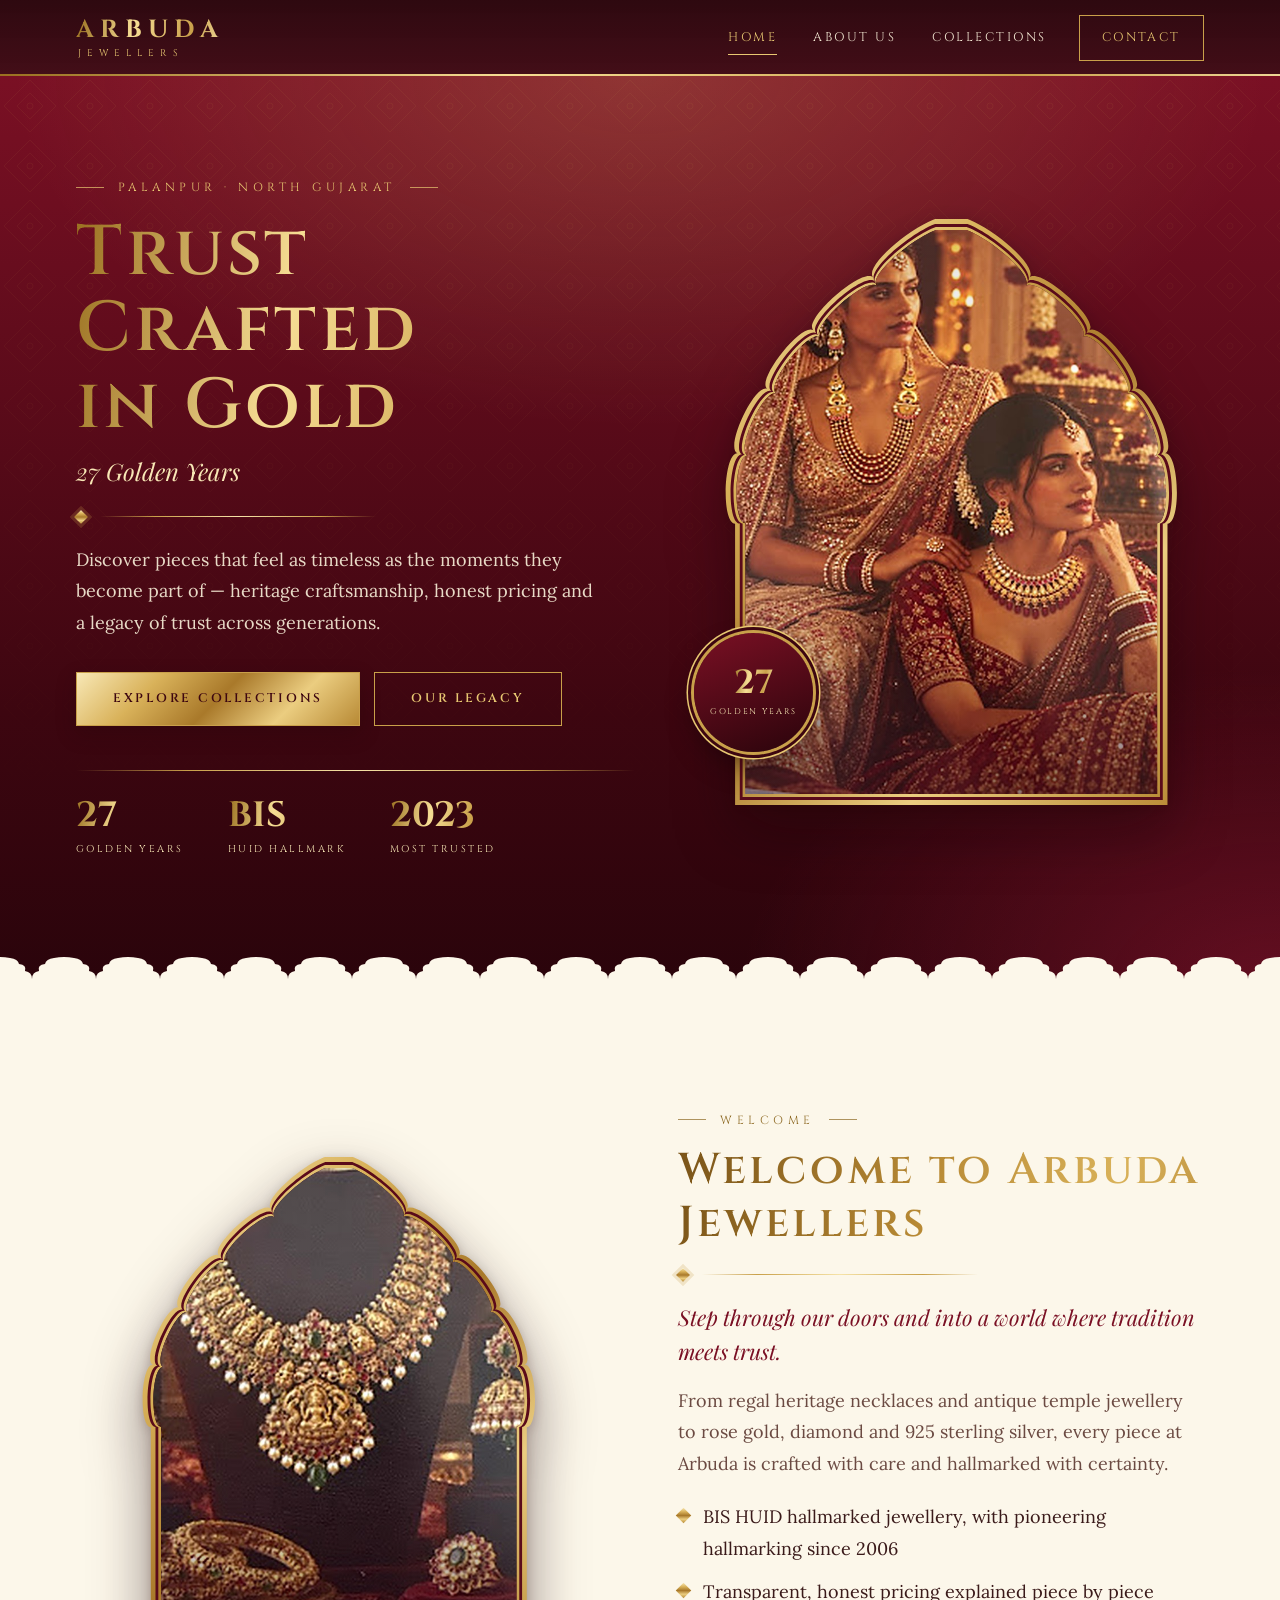
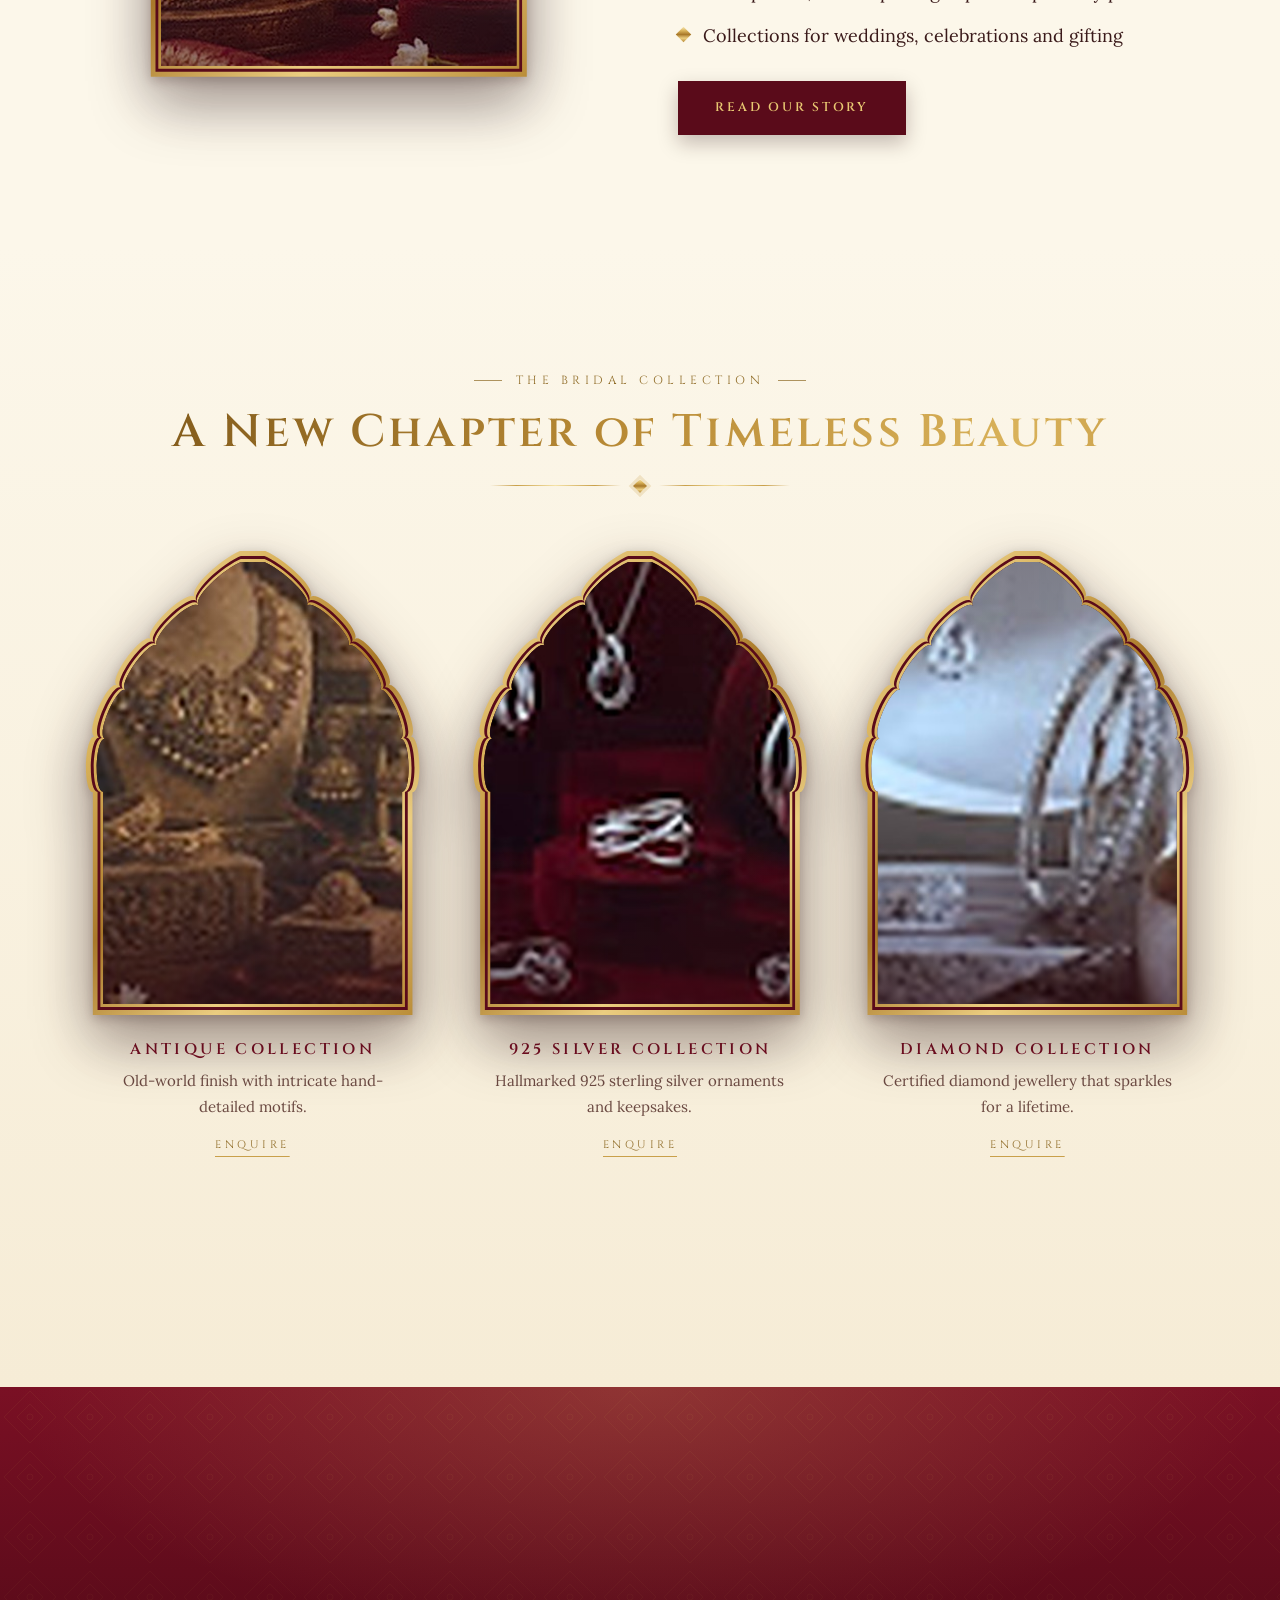
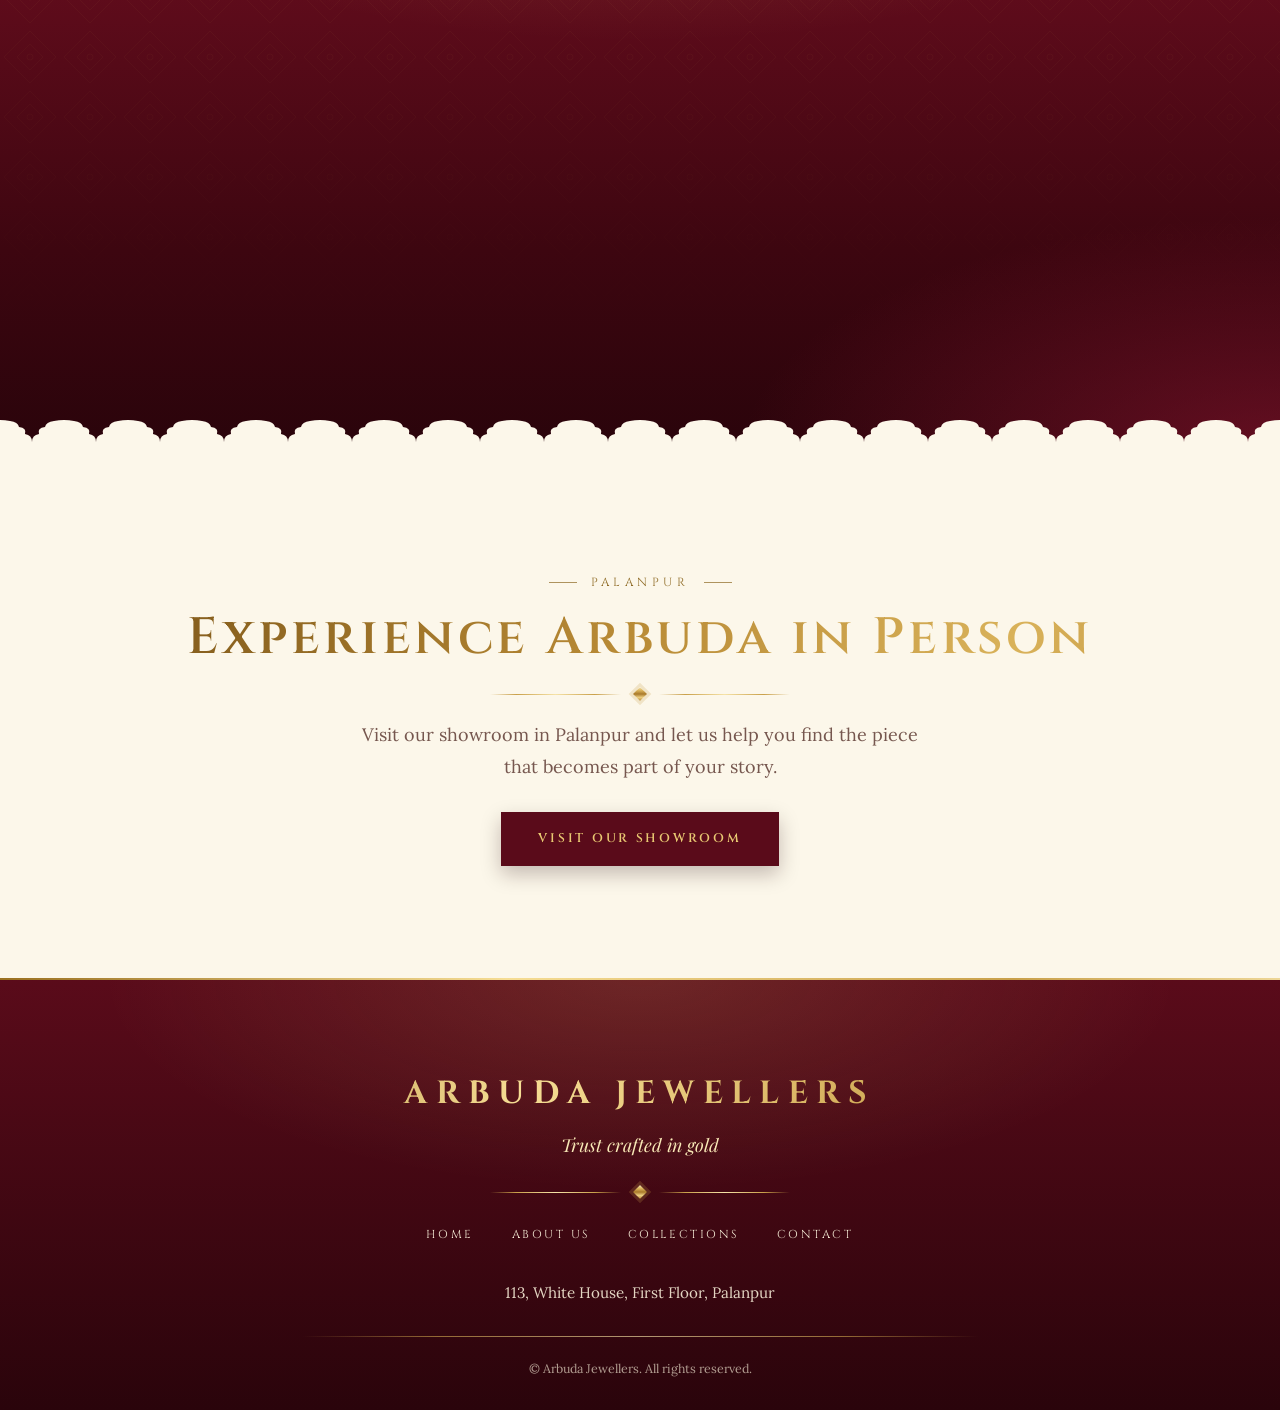
<file: index.html>
<!DOCTYPE html>
<html lang="en" class="no-js">
<head>
<meta charset="UTF-8">
<meta name="viewport" content="width=device-width, initial-scale=1, viewport-fit=cover">
<title>Arbuda Jewellers — Trust Crafted in Gold | Palanpur</title>
<meta name="description" content="Arbuda Jewellers, Palanpur — 27 golden years of trust crafted in gold. BIS HUID hallmarked heritage, antique, diamond and silver jewellery.">
<meta name="theme-color" content="#3d0610">
<link rel="preconnect" href="https://fonts.googleapis.com">
<link rel="preconnect" href="https://fonts.gstatic.com" crossorigin>
<link href="https://fonts.googleapis.com/css2?family=Cinzel:wght@500;600;700&family=Lora:ital,wght@0,400;0,500;1,400&family=Noto+Serif+Gujarati:wght@400;600&family=Playfair+Display:ital,wght@0,500;1,400;1,500&display=swap" rel="stylesheet">
<link rel="stylesheet" href="styles.css">
</head>
<body>
<!-- Palace arch silhouette: multi-lobed, scales to any element -->
<svg width="0" height="0" style="position:absolute" aria-hidden="true" focusable="false">
  <defs><clipPath id="arch" clipPathUnits="objectBoundingBox"><path d="M0,1 L0.0300,1 L0.0300,0.5200 C-0.0004,0.5193 0.0046,0.3993 0.0350,0.4000 C0.0071,0.3907 0.0721,0.2807 0.1000,0.2900 C0.0747,0.2757 0.1747,0.1757 0.2000,0.1900 C0.1772,0.1715 0.3072,0.0815 0.3300,0.1000 C0.3047,0.0758 0.4747,-0.0242 0.5000,0.0000 C0.5253,-0.0242 0.6953,0.0758 0.6700,0.1000 C0.6928,0.0815 0.8228,0.1715 0.8000,0.1900 C0.8253,0.1757 0.9253,0.2757 0.9000,0.2900 C0.9279,0.2807 0.9929,0.3907 0.9650,0.4000 C0.9954,0.3993 1.0004,0.5193 0.9700,0.5200 L0.9700,1 L1,1 Z"/></clipPath></defs>
</svg>
<header class="site-header">
  <div class="wrap nav">
    <a href="index.html" class="brand" aria-label="Arbuda Jewellers — home">
      <span class="name gold-text">ARBUDA</span><span class="sub">JEWELLERS</span>
    </a>
    <button class="toggle" aria-label="Toggle menu" aria-expanded="false" aria-controls="menu"><span></span><span></span><span></span></button>
    <ul class="menu" id="menu"><li><a href="index.html" class="active">Home</a></li><li><a href="about.html">About Us</a></li><li><a href="collections.html">Collections</a></li><li><a href="contact.html" class="cta">Contact</a></li></ul>
  </div>
</header>
<main>

<section class="hero maroon-bg on-dark jaali scallop-b">
  <div class="wrap hero-grid">
    <div class="hero-copy reveal">
      <div class="eyebrow">Palanpur · North Gujarat</div>
      <h1 class="gold-text">Trust Crafted<br>in Gold</h1>
      <p class="tag">27 Golden Years</p>
      <div class="orn left"><i></i></div>
      <p class="body">Discover pieces that feel as timeless as the moments they become part of — heritage craftsmanship, honest pricing and a legacy of trust across generations.</p>
      <div class="btns"><a href="collections.html" class="btn">Explore Collections</a><a href="about.html" class="btn ghost">Our Legacy</a></div>
      <div class="hero-stats">
        <div class="stat"><b class="gold-text">27</b><span>Golden Years</span></div>
        <div class="stat"><b class="gold-text">BIS</b><span>HUID Hallmark</span></div>
        <div class="stat"><b class="gold-text">2023</b><span>Most Trusted</span></div>
      </div>
    </div>
    <div class="hero-art reveal" style="--d:.15s">
      <div class="arch-wrap" style="--ar:4/5.1"><div class="arch"><div class="arch-in vignette"><img src="images/bridal-models.jpg" alt="Two brides in maroon and gold bridal wear adorned with Arbuda necklaces, bangles and earrings" width="930" height="1104" fetchpriority="high" decoding="async" style="object-position:50% 30%"></div></div></div>
      <div class="badge" aria-hidden="true"><b class="gold-text">27</b><span>GOLDEN YEARS</span></div>
    </div>
  </div>
</section>

<section class="ivory-bg">
  <div class="wrap split">
    <div class="art reveal"><div class="arch-wrap" style="--ar:3/3.9"><div class="arch"><div class="arch-in vignette"><img src="images/heritage.jpg" alt="Gold heritage necklace with pearls, matching jhumkas, bangles and a ring" width="708" height="870" loading="lazy" decoding="async" style="object-position:50% 40%"></div></div></div></div>
    <div class="copy reveal" style="--d:.1s">
      <div class="eyebrow">Welcome</div>
      <h2 class="gold-text">Welcome to Arbuda Jewellers</h2>
      <div class="orn left"><i></i></div>
      <p class="lead">Step through our doors and into a world where tradition meets trust.</p>
      <p>From regal heritage necklaces and antique temple jewellery to rose gold, diamond and 925 sterling silver, every piece at Arbuda is crafted with care and hallmarked with certainty.</p>
      <ul class="check">
        <li>BIS HUID hallmarked jewellery, with pioneering hallmarking since 2006</li>
        <li>Transparent, honest pricing explained piece by piece</li>
        <li>Collections for weddings, celebrations and gifting</li>
      </ul>
      <a href="about.html" class="btn dark">Read Our Story</a>
    </div>
  </div>
</section>

<section class="cream-bg">
  <div class="wrap">
    <div class="sec-head reveal">
      <div class="eyebrow">The Bridal Collection</div>
      <h2 class="gold-text">A New Chapter of Timeless Beauty</h2>
      <div class="orn"><i></i></div>
    </div>
    <div class="col-grid">
      <article class="col reveal" style="--d:0s">
  <div class="arch-wrap"><div class="arch"><div class="arch-in vignette"><img src="images/antique.jpg" alt="Antique finish gold necklace and temple jewellery on display" width="380" height="450" loading="lazy" decoding="async"></div></div></div>
  <h3>Antique Collection</h3><p>Old-world finish with intricate hand-detailed motifs.</p><a class="more" href="contact.html">Enquire</a>
</article><article class="col reveal" style="--d:0.12s">
  <div class="arch-wrap"><div class="arch"><div class="arch-in vignette"><img src="images/silver-925.jpg" alt="Sterling silver pendant, rings and earrings on red velvet" width="360" height="624" loading="lazy" decoding="async"></div></div></div>
  <h3>925 Silver Collection</h3><p>Hallmarked 925 sterling silver ornaments and keepsakes.</p><a class="more" href="contact.html">Enquire</a>
</article><article class="col reveal" style="--d:0.24s">
  <div class="arch-wrap"><div class="arch"><div class="arch-in vignette"><img src="images/diamond.jpg" alt="Diamond pendant and diamond-set bangles" width="312" height="552" loading="lazy" decoding="async"></div></div></div>
  <h3>Diamond Collection</h3><p>Certified diamond jewellery that sparkles for a lifetime.</p><a class="more" href="contact.html">Enquire</a>
</article>
    </div>
    <div class="reveal" style="text-align:center;margin-top:clamp(44px,6vw,64px)"><a href="collections.html" class="btn">View All Collections</a></div>
  </div>
</section>

<section class="maroon-bg on-dark jaali scallop-b">
  <div class="wrap">
    <div class="sec-head reveal">
      <div class="eyebrow">Why Arbuda</div>
      <h2 class="gold-text">Trust, Certified</h2>
      <div class="orn"><i></i></div>
    </div>
    <div class="pillars">
      <div class="pillar reveal"><div class="num gold-text">27</div><h3>GOLDEN YEARS</h3><p>A legacy of craftsmanship passed down and renewed across generations.</p></div>
      <div class="pillar reveal" style="--d:.1s"><div class="num gold-text">BIS</div><h3>HUID HALLMARKED</h3><p>Pioneers of government-recognised hallmarking in North Gujarat since 2006.</p></div>
      <div class="pillar reveal" style="--d:.2s"><div class="num gold-text">2023</div><h3>MOST TRUSTED</h3><p>Divya Bhaskar Eminence Award — Most Trusted and Popular Jewellers in North Gujarat.</p></div>
    </div>
  </div>
</section>
<section class="ivory-bg band">
  <div class="wrap reveal">
    <div class="eyebrow">Palanpur</div>
    <h2 class="gold-text">Experience Arbuda in Person</h2>
    <div class="orn"><i></i></div>
    <p style="color:var(--muted)">Visit our showroom in Palanpur and let us help you find the piece that becomes part of your story.</p>
    <a href="contact.html" class="btn dark">Visit Our Showroom</a>
  </div>
</section>
</main>
<footer class="site-footer">
  <div class="wrap">
    <div class="brand-f gold-text">ARBUDA JEWELLERS</div>
    <div class="tag">Trust crafted in gold</div>
    <div class="orn"><i></i></div>
    <ul class="foot-links">
      <li><a href="index.html">Home</a></li><li><a href="about.html">About Us</a></li>
      <li><a href="collections.html">Collections</a></li><li><a href="contact.html">Contact</a></li>
    </ul>
    <p class="foot-addr">113, White House, First Floor, Palanpur</p>
    <p class="legal">&copy; Arbuda Jewellers. All rights reserved.</p>
  </div>
</footer>
<script src="script.js"></script>
</body>
</html>
</file>
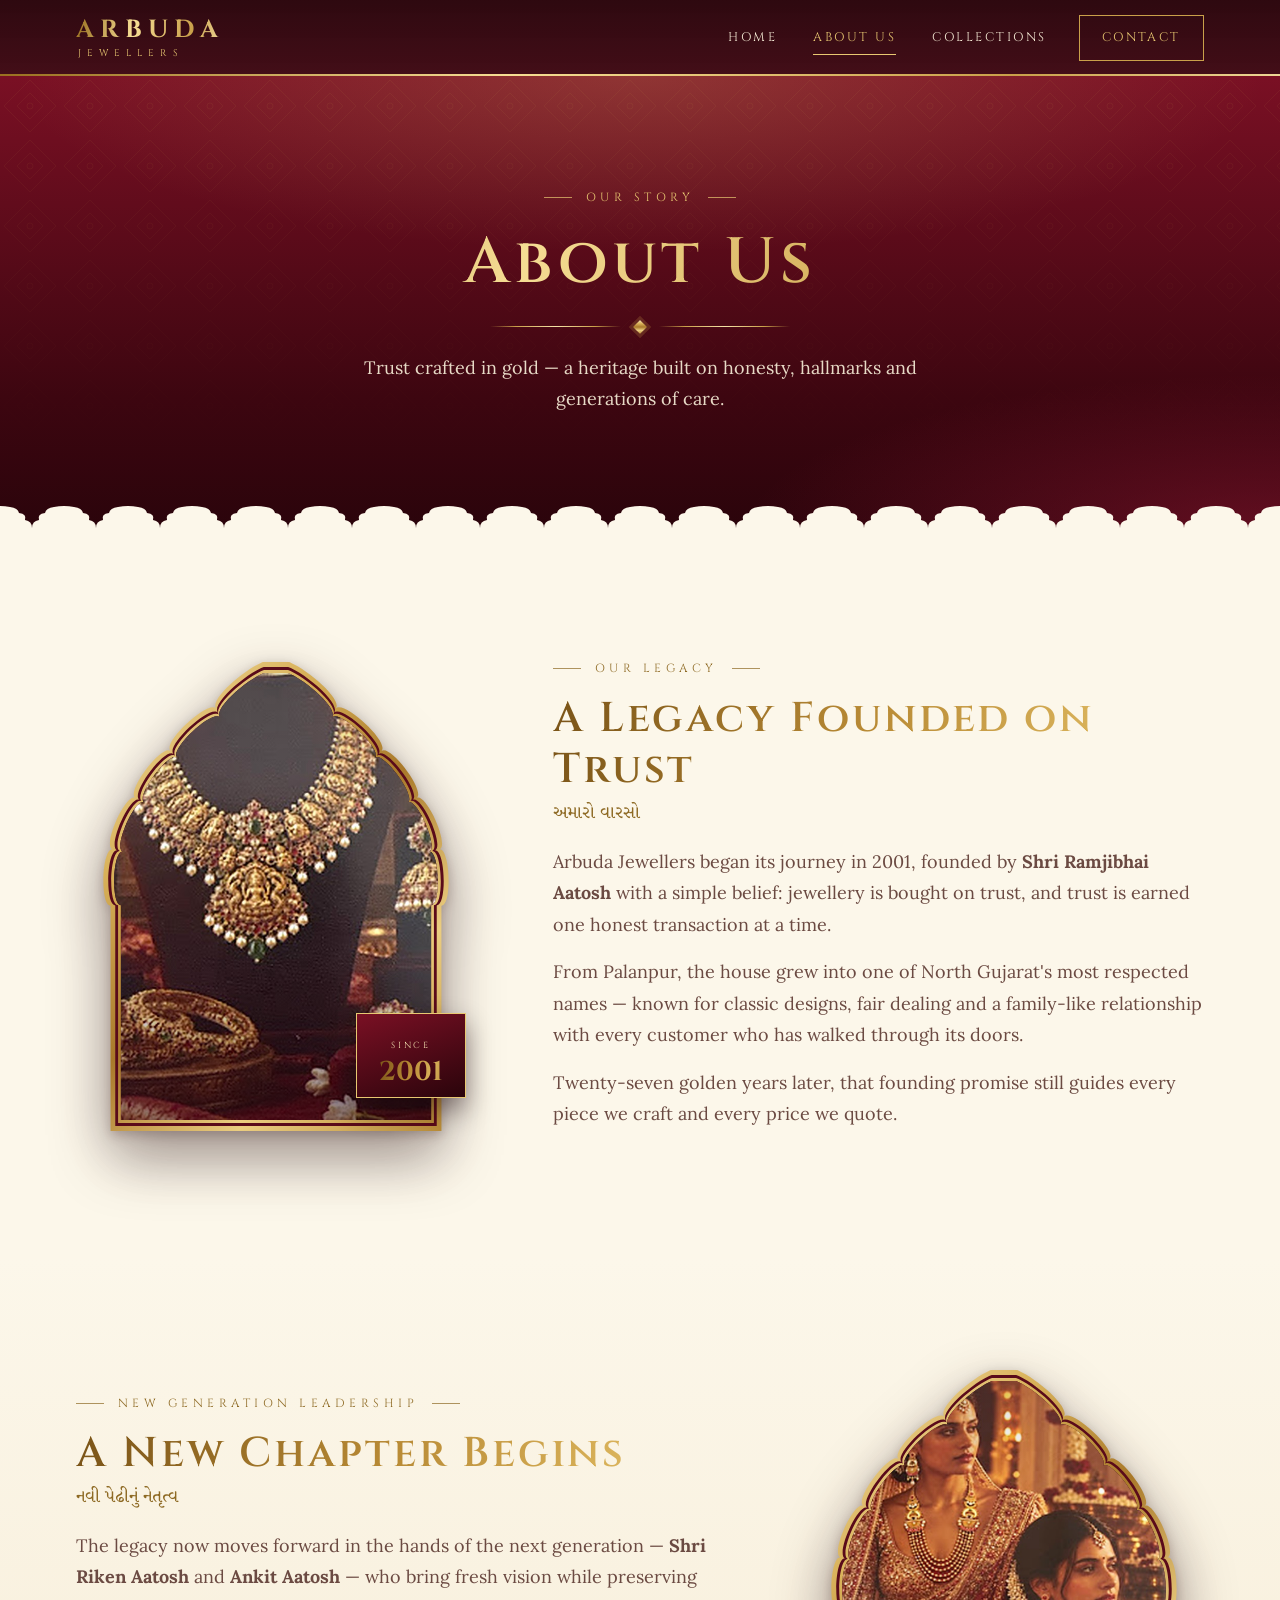
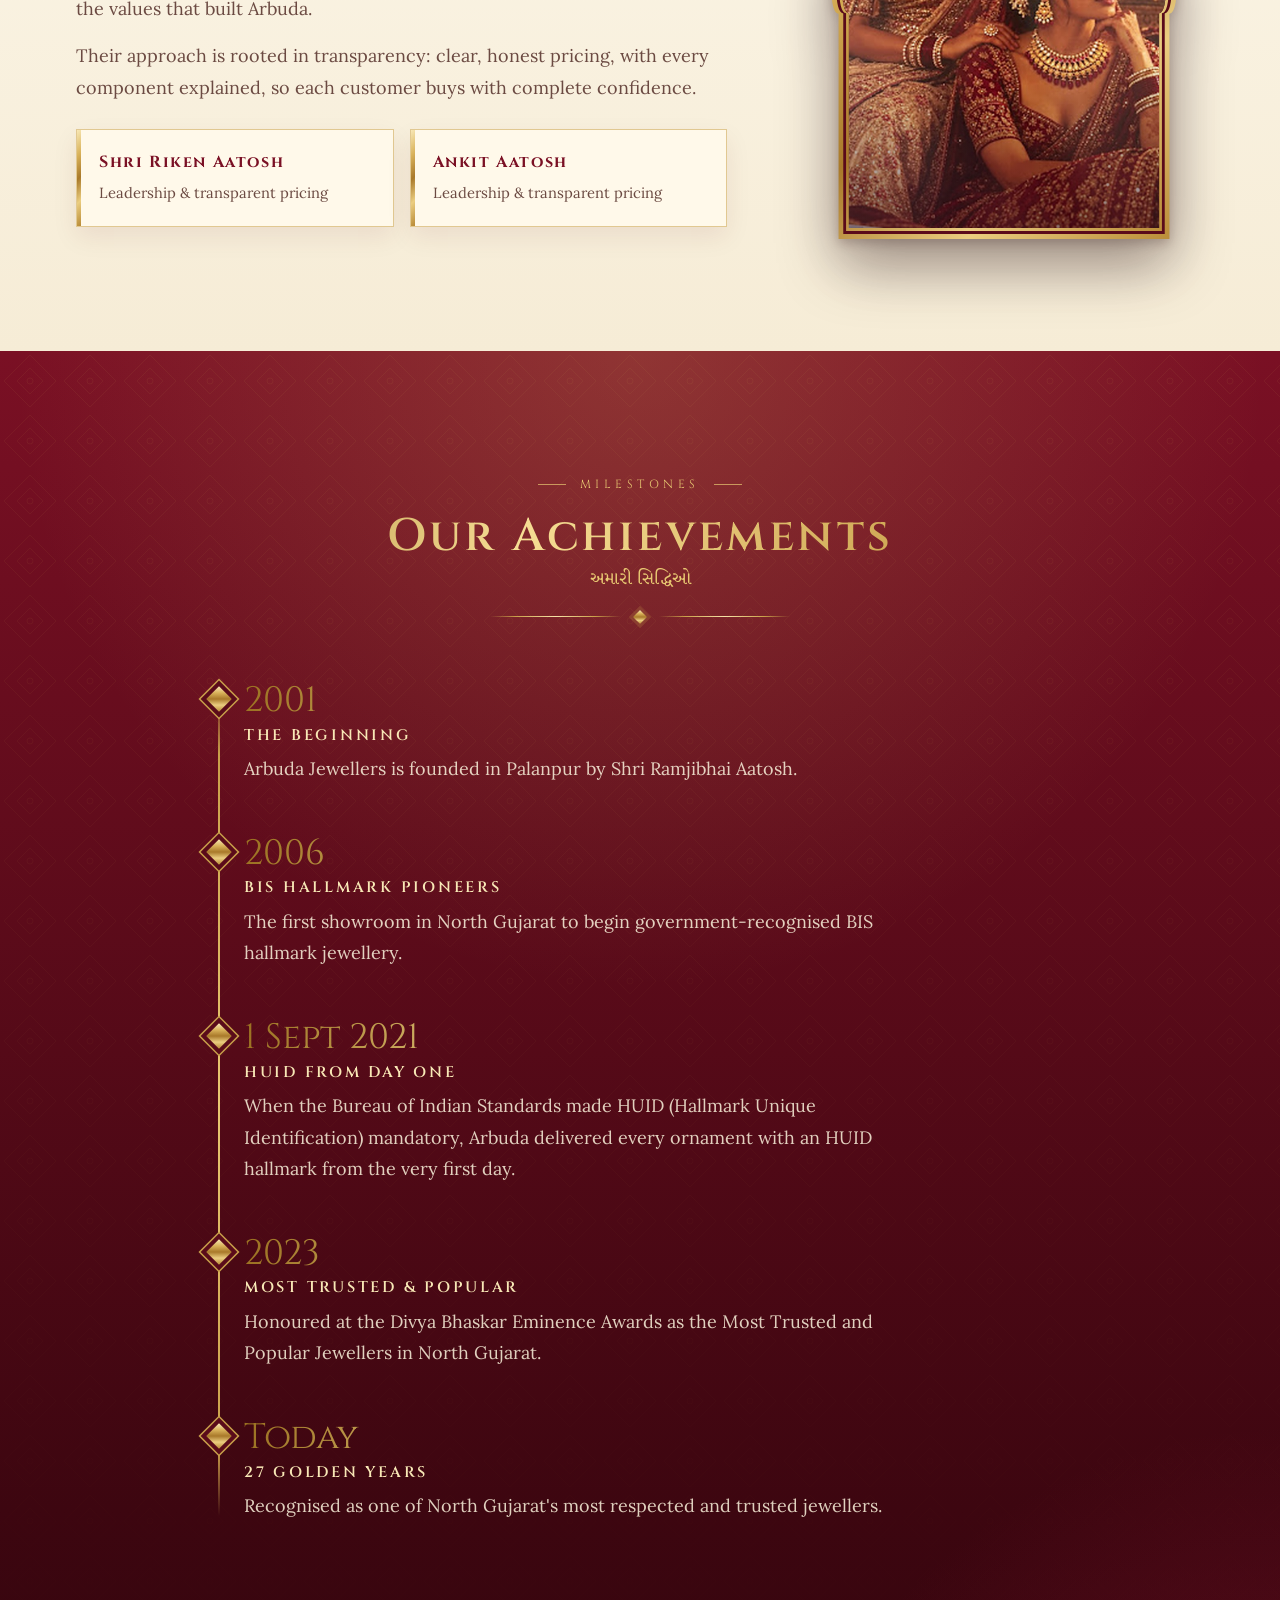
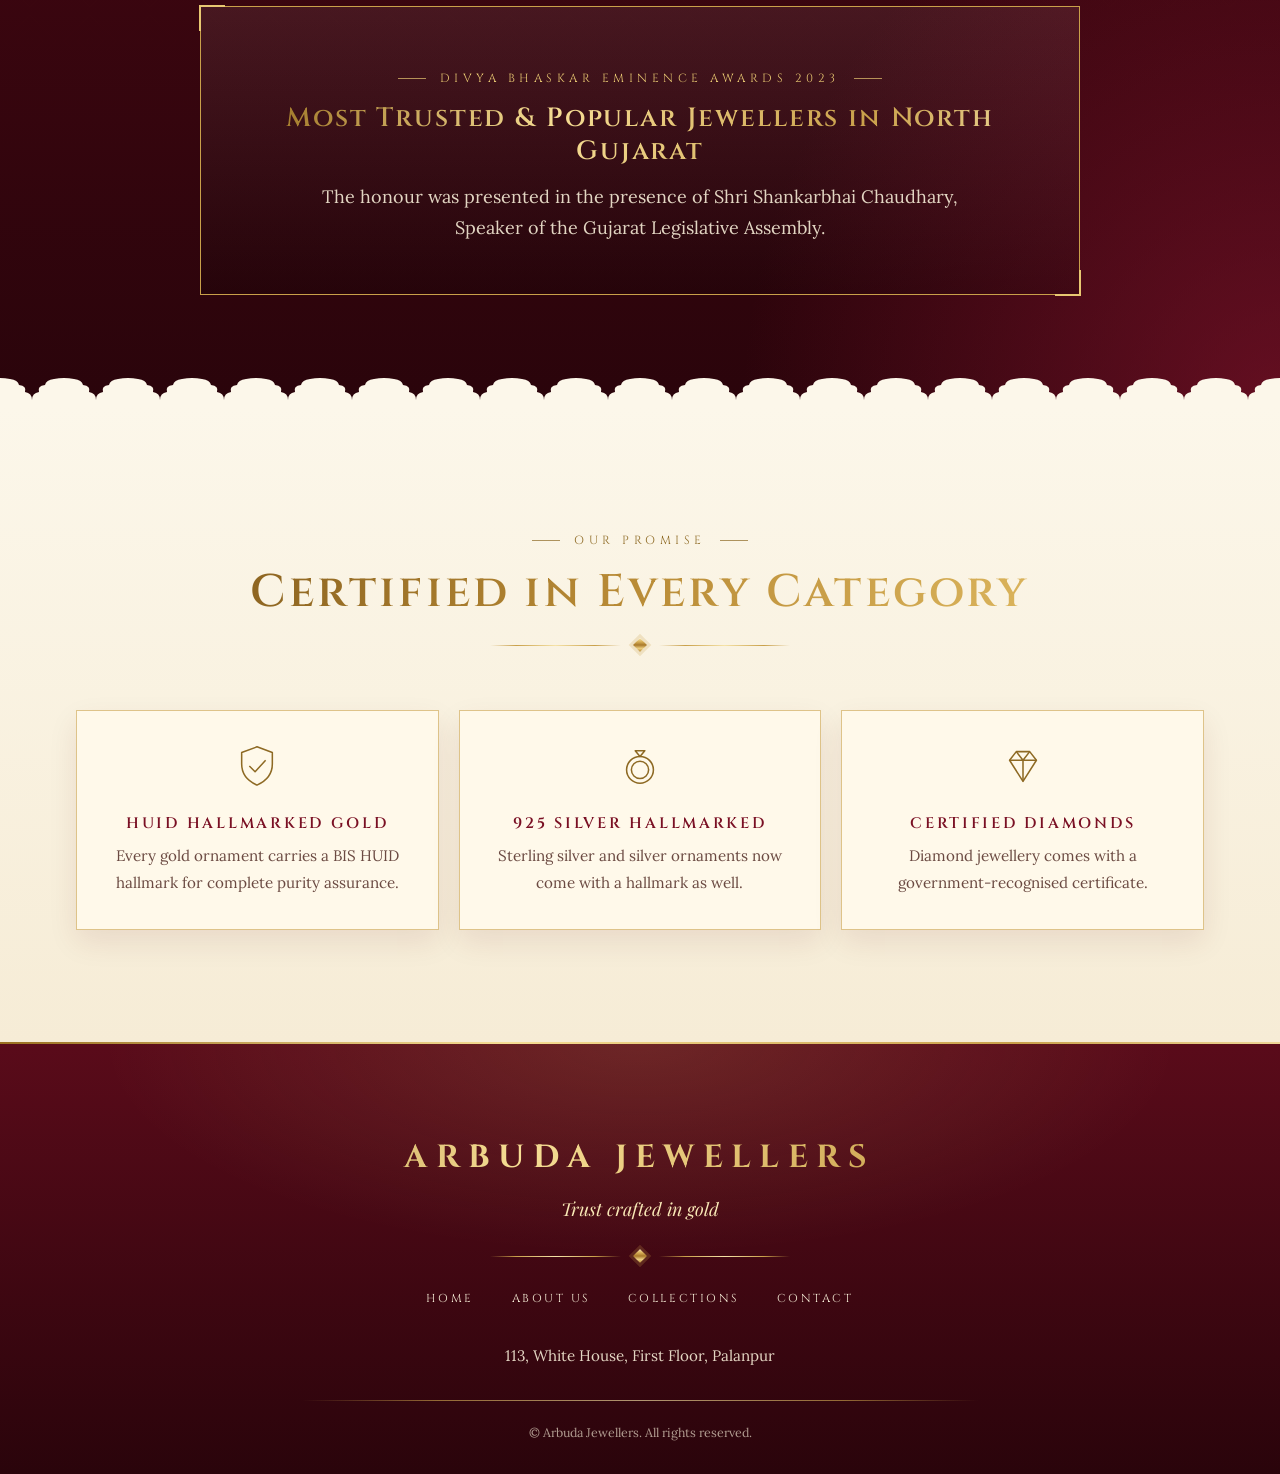
<file: about.html>
<!DOCTYPE html>
<html lang="en" class="no-js">
<head>
<meta charset="UTF-8">
<meta name="viewport" content="width=device-width, initial-scale=1, viewport-fit=cover">
<title>About Us — Arbuda Jewellers</title>
<meta name="description" content="The legacy of Arbuda Jewellers: founded by Shri Ramjibhai Aatosh in 2001, led today by Shri Riken Aatosh and Ankit Aatosh.">
<meta name="theme-color" content="#3d0610">
<link rel="preconnect" href="https://fonts.googleapis.com">
<link rel="preconnect" href="https://fonts.gstatic.com" crossorigin>
<link href="https://fonts.googleapis.com/css2?family=Cinzel:wght@500;600;700&family=Lora:ital,wght@0,400;0,500;1,400&family=Noto+Serif+Gujarati:wght@400;600&family=Playfair+Display:ital,wght@0,500;1,400;1,500&display=swap" rel="stylesheet">
<link rel="stylesheet" href="styles.css">
</head>
<body>
<!-- Palace arch silhouette: multi-lobed, scales to any element -->
<svg width="0" height="0" style="position:absolute" aria-hidden="true" focusable="false">
  <defs><clipPath id="arch" clipPathUnits="objectBoundingBox"><path d="M0,1 L0.0300,1 L0.0300,0.5200 C-0.0004,0.5193 0.0046,0.3993 0.0350,0.4000 C0.0071,0.3907 0.0721,0.2807 0.1000,0.2900 C0.0747,0.2757 0.1747,0.1757 0.2000,0.1900 C0.1772,0.1715 0.3072,0.0815 0.3300,0.1000 C0.3047,0.0758 0.4747,-0.0242 0.5000,0.0000 C0.5253,-0.0242 0.6953,0.0758 0.6700,0.1000 C0.6928,0.0815 0.8228,0.1715 0.8000,0.1900 C0.8253,0.1757 0.9253,0.2757 0.9000,0.2900 C0.9279,0.2807 0.9929,0.3907 0.9650,0.4000 C0.9954,0.3993 1.0004,0.5193 0.9700,0.5200 L0.9700,1 L1,1 Z"/></clipPath></defs>
</svg>
<header class="site-header">
  <div class="wrap nav">
    <a href="index.html" class="brand" aria-label="Arbuda Jewellers — home">
      <span class="name gold-text">ARBUDA</span><span class="sub">JEWELLERS</span>
    </a>
    <button class="toggle" aria-label="Toggle menu" aria-expanded="false" aria-controls="menu"><span></span><span></span><span></span></button>
    <ul class="menu" id="menu"><li><a href="index.html">Home</a></li><li><a href="about.html" class="active">About Us</a></li><li><a href="collections.html">Collections</a></li><li><a href="contact.html" class="cta">Contact</a></li></ul>
  </div>
</header>
<main>
<section class="banner maroon-bg on-dark jaali scallop-b">
  <div class="wrap reveal">
    <div class="eyebrow">Our Story</div>
    <h1 class="gold-text">About Us</h1>
    <div class="orn"><i></i></div>
    <p>Trust crafted in gold — a heritage built on honesty, hallmarks and generations of care.</p>
  </div>
</section>

<section class="ivory-bg">
  <div class="wrap">
    <article class="story">
      <div class="art reveal">
        <div class="arch-wrap" style="--ar:3/4"><div class="arch"><div class="arch-in vignette"><img src="images/heritage.jpg" alt="Heritage gold necklace set by Arbuda Jewellers" width="708" height="870" loading="lazy" decoding="async" style="object-position:50% 40%"></div></div></div>
        <div class="year-tag"><span>SINCE</span><b class="gold-text">2001</b></div>
      </div>
      <div class="copy reveal" style="--d:.1s">
        <div class="eyebrow">Our Legacy</div>
        <h2 class="gold-text">A Legacy Founded on Trust</h2>
        <div class="guj-sub" lang="gu">અમારો વારસો</div>
        <p>Arbuda Jewellers began its journey in 2001, founded by <strong>Shri Ramjibhai Aatosh</strong> with a simple belief: jewellery is bought on trust, and trust is earned one honest transaction at a time.</p>
        <p>From Palanpur, the house grew into one of North Gujarat's most respected names — known for classic designs, fair dealing and a family-like relationship with every customer who has walked through its doors.</p>
        <p>Twenty-seven golden years later, that founding promise still guides every piece we craft and every price we quote.</p>
      </div>
    </article>
  </div>
</section>

<section class="cream-bg">
  <div class="wrap">
    <article class="story flip">
      <div class="art reveal"><div class="arch-wrap" style="--ar:3/4"><div class="arch"><div class="arch-in vignette"><img src="images/bridal-models.jpg" alt="Brides wearing Arbuda bridal jewellery" width="930" height="1104" loading="lazy" decoding="async" style="object-position:50% 25%"></div></div></div></div>
      <div class="copy reveal" style="--d:.1s">
        <div class="eyebrow">New Generation Leadership</div>
        <h2 class="gold-text">A New Chapter Begins</h2>
        <div class="guj-sub" lang="gu">નવી પેઢીનું નેતૃત્વ</div>
        <p>The legacy now moves forward in the hands of the next generation — <strong>Shri Riken Aatosh</strong> and <strong>Ankit Aatosh</strong> — who bring fresh vision while preserving the values that built Arbuda.</p>
        <p>Their approach is rooted in transparency: clear, honest pricing, with every component explained, so each customer buys with complete confidence.</p>
        <div class="leaders">
          <div class="leader"><b>Shri Riken Aatosh</b><span>Leadership &amp; transparent pricing</span></div>
          <div class="leader"><b>Ankit Aatosh</b><span>Leadership &amp; transparent pricing</span></div>
        </div>
      </div>
    </article>
  </div>
</section>

<section class="maroon-bg on-dark jaali scallop-b">
  <div class="wrap">
    <div class="sec-head reveal">
      <div class="eyebrow">Milestones</div>
      <h2 class="gold-text">Our Achievements</h2>
      <div class="guj-sub" lang="gu">અમારી સિદ્ધિઓ</div>
      <div class="orn" style="margin-top:0"><i></i></div>
    </div>
    <div class="timeline">
      <div class="tl reveal"><div class="yr gold-text">2001</div><h3>THE BEGINNING</h3><p>Arbuda Jewellers is founded in Palanpur by Shri Ramjibhai Aatosh.</p></div>
      <div class="tl reveal"><div class="yr gold-text">2006</div><h3>BIS HALLMARK PIONEERS</h3><p>The first showroom in North Gujarat to begin government-recognised BIS hallmark jewellery.</p></div>
      <div class="tl reveal"><div class="yr gold-text">1 Sept 2021</div><h3>HUID FROM DAY ONE</h3><p>When the Bureau of Indian Standards made HUID (Hallmark Unique Identification) mandatory, Arbuda delivered every ornament with an HUID hallmark from the very first day.</p></div>
      <div class="tl reveal"><div class="yr gold-text">2023</div><h3>MOST TRUSTED &amp; POPULAR</h3><p>Honoured at the Divya Bhaskar Eminence Awards as the Most Trusted and Popular Jewellers in North Gujarat.</p></div>
      <div class="tl reveal"><div class="yr gold-text">Today</div><h3>27 GOLDEN YEARS</h3><p>Recognised as one of North Gujarat's most respected and trusted jewellers.</p></div>
    </div>
    <div class="award reveal">
      <div class="eyebrow">Divya Bhaskar Eminence Awards 2023</div>
      <h3 class="gold-text">Most Trusted &amp; Popular Jewellers in North Gujarat</h3>
      <p>The honour was presented in the presence of Shri Shankarbhai Chaudhary, Speaker of the Gujarat Legislative Assembly.</p>
    </div>
  </div>
</section>

<section class="cream-bg">
  <div class="wrap">
    <div class="sec-head reveal">
      <div class="eyebrow">Our Promise</div>
      <h2 class="gold-text">Certified in Every Category</h2>
      <div class="orn"><i></i></div>
    </div>
    <div class="promise">
      <div class="card reveal">
        <svg class="ic" viewBox="0 0 48 48" fill="none" stroke="currentColor" stroke-width="1.6" stroke-linejoin="round"><path d="M24 4l16 6v12c0 11-7 18-16 22C15 40 8 33 8 22V10z"/><path d="M16 24l6 6 11-12"/></svg>
        <h3>HUID HALLMARKED GOLD</h3><p>Every gold ornament carries a BIS HUID hallmark for complete purity assurance.</p>
      </div>
      <div class="card reveal" style="--d:.1s">
        <svg class="ic" viewBox="0 0 48 48" fill="none" stroke="currentColor" stroke-width="1.6" stroke-linejoin="round"><circle cx="24" cy="28" r="14"/><circle cx="24" cy="28" r="9"/><path d="M19 8l5 6 5-6z"/></svg>
        <h3>925 SILVER HALLMARKED</h3><p>Sterling silver and silver ornaments now come with a hallmark as well.</p>
      </div>
      <div class="card reveal" style="--d:.2s">
        <svg class="ic" viewBox="0 0 48 48" fill="none" stroke="currentColor" stroke-width="1.6" stroke-linejoin="round"><path d="M10 18l7-9h14l7 9-14 22z"/><path d="M10 18h28M17 9l7 9 7-9M24 18v22"/></svg>
        <h3>CERTIFIED DIAMONDS</h3><p>Diamond jewellery comes with a government-recognised certificate.</p>
      </div>
    </div>
  </div>
</section>
</main>
<footer class="site-footer">
  <div class="wrap">
    <div class="brand-f gold-text">ARBUDA JEWELLERS</div>
    <div class="tag">Trust crafted in gold</div>
    <div class="orn"><i></i></div>
    <ul class="foot-links">
      <li><a href="index.html">Home</a></li><li><a href="about.html">About Us</a></li>
      <li><a href="collections.html">Collections</a></li><li><a href="contact.html">Contact</a></li>
    </ul>
    <p class="foot-addr">113, White House, First Floor, Palanpur</p>
    <p class="legal">&copy; Arbuda Jewellers. All rights reserved.</p>
  </div>
</footer>
<script src="script.js"></script>
</body>
</html>
</file>
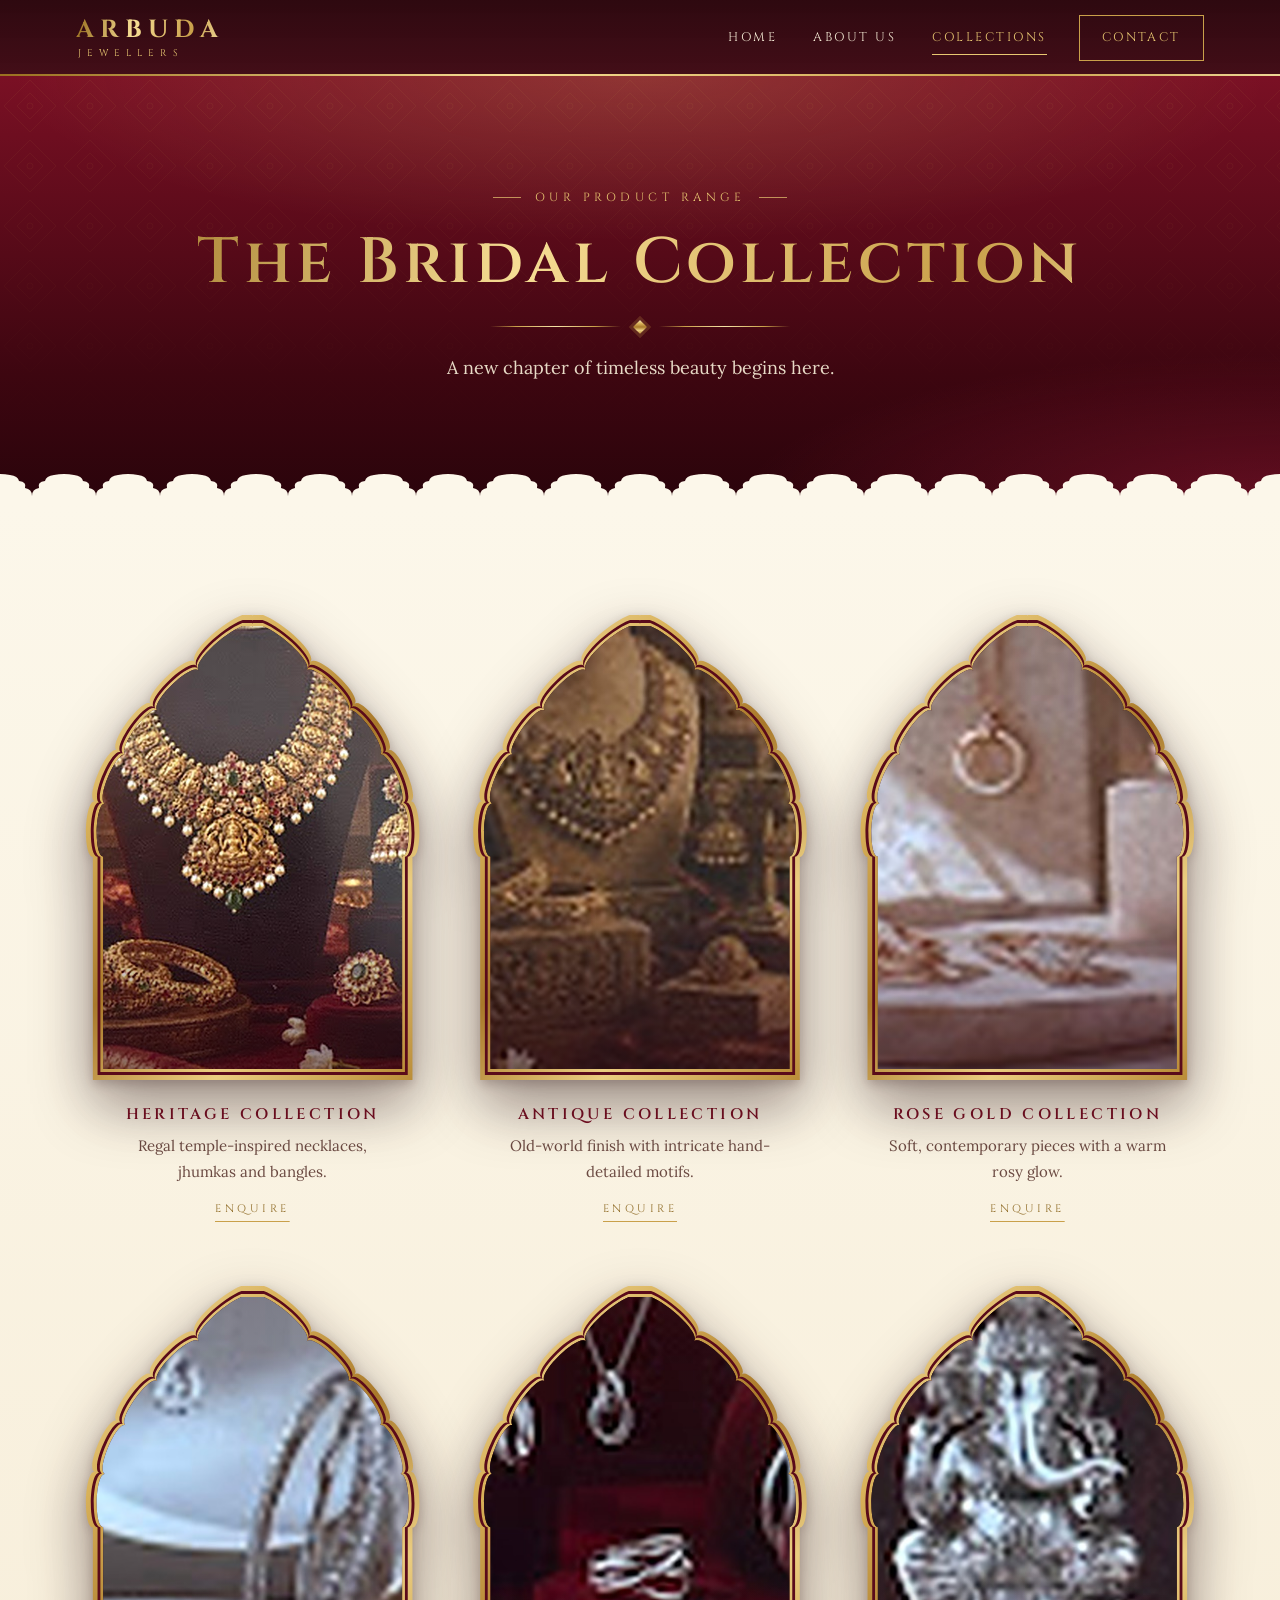
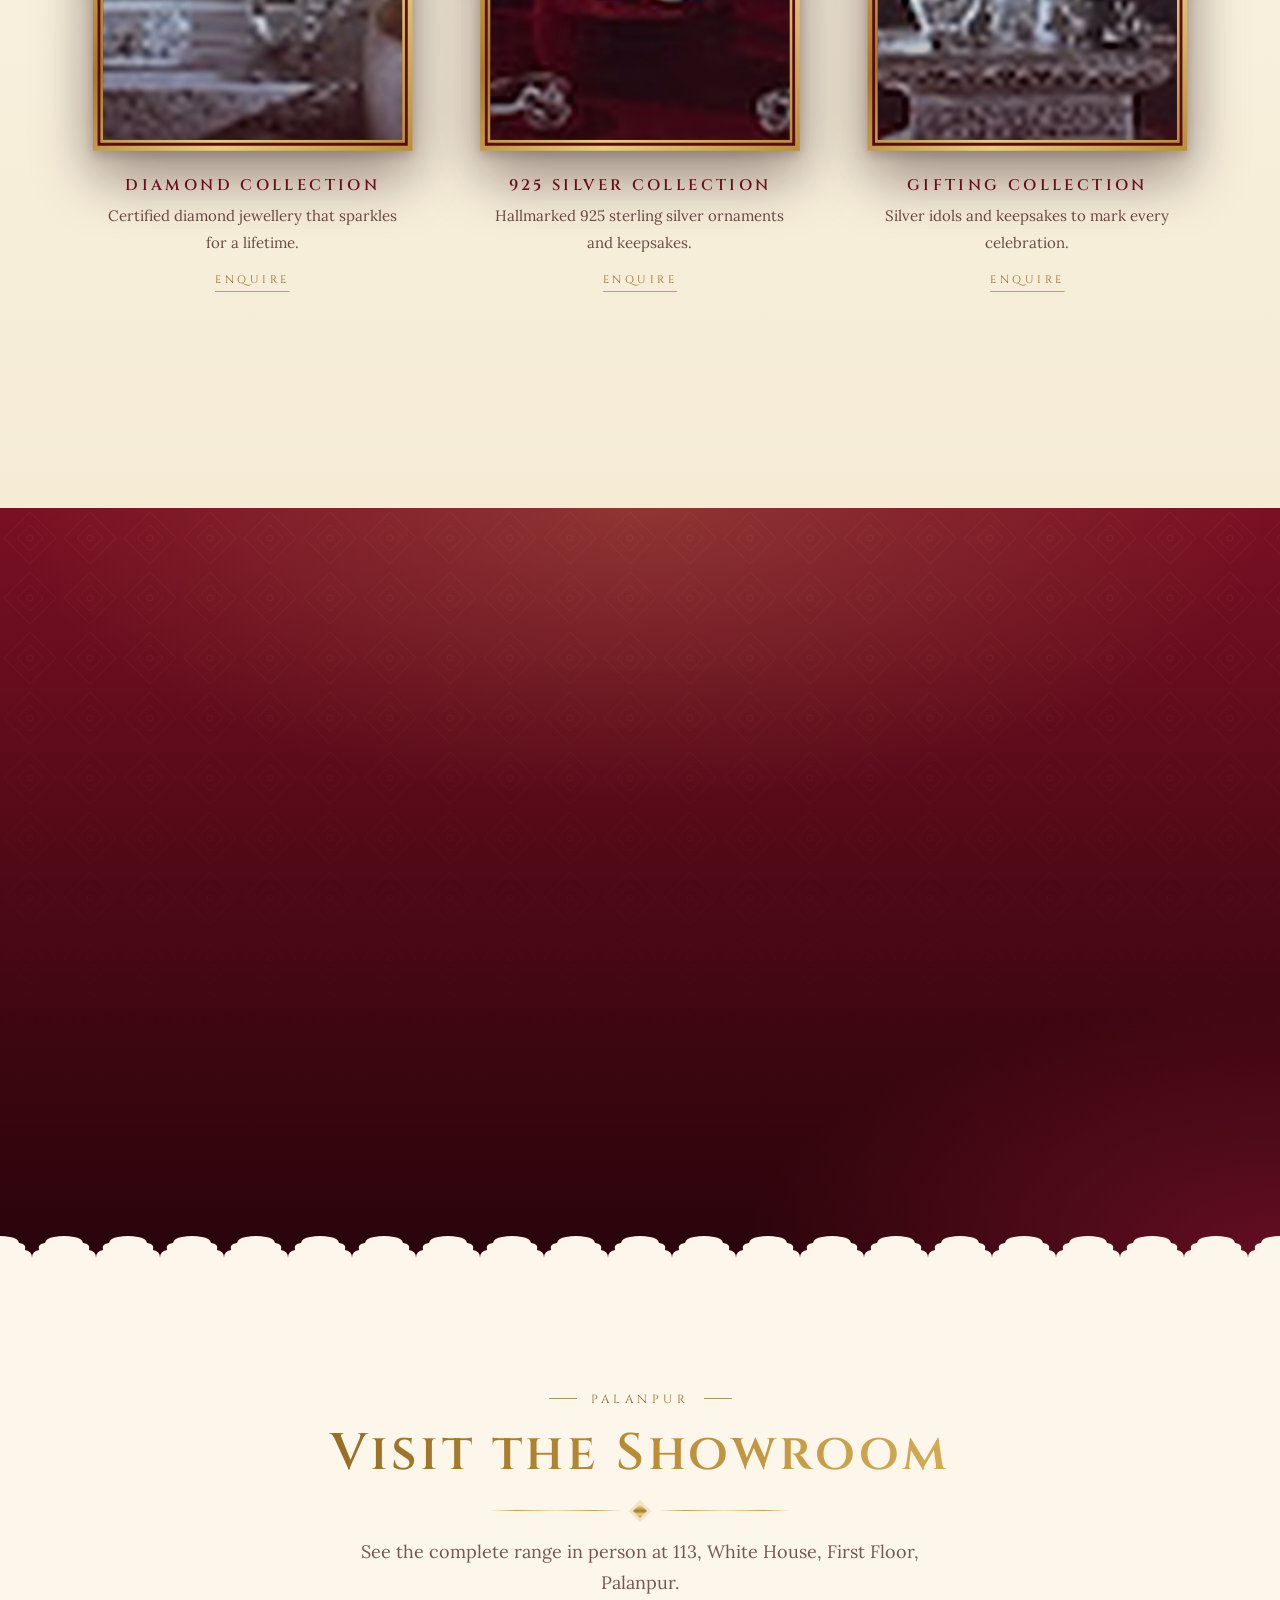
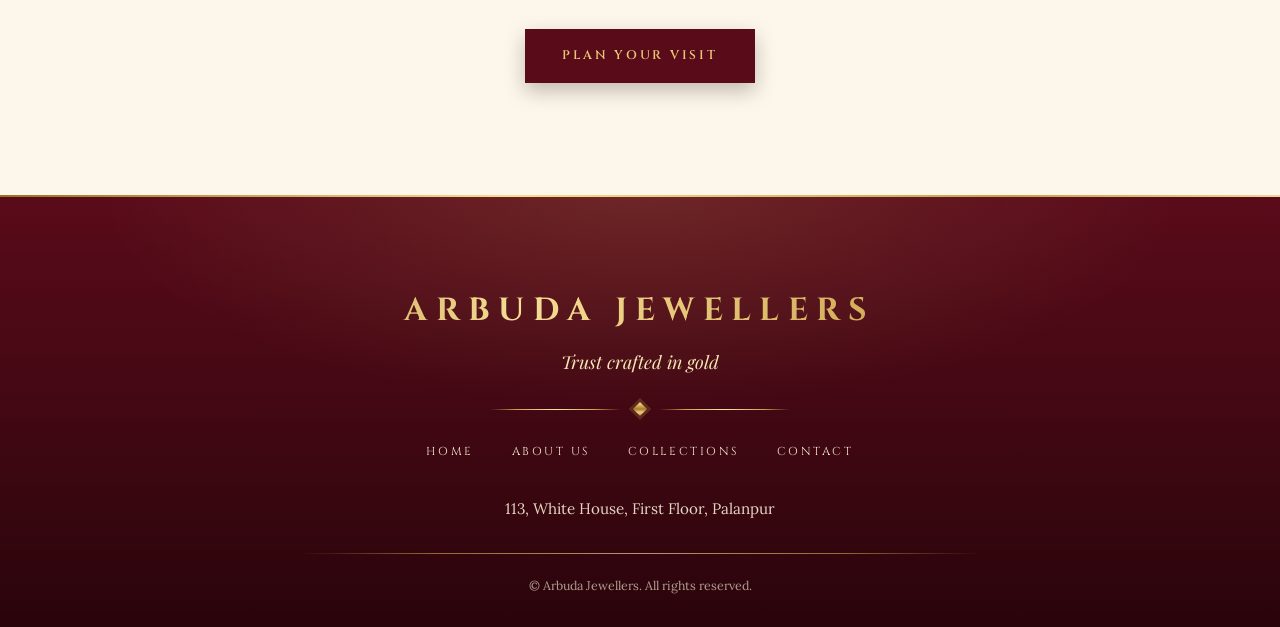
<file: collections.html>
<!DOCTYPE html>
<html lang="en" class="no-js">
<head>
<meta charset="UTF-8">
<meta name="viewport" content="width=device-width, initial-scale=1, viewport-fit=cover">
<title>Collections — Arbuda Jewellers</title>
<meta name="description" content="The Bridal Collection at Arbuda Jewellers: Heritage, Antique, Rose Gold, Diamond, 925 Silver and Gifting.">
<meta name="theme-color" content="#3d0610">
<link rel="preconnect" href="https://fonts.googleapis.com">
<link rel="preconnect" href="https://fonts.gstatic.com" crossorigin>
<link href="https://fonts.googleapis.com/css2?family=Cinzel:wght@500;600;700&family=Lora:ital,wght@0,400;0,500;1,400&family=Noto+Serif+Gujarati:wght@400;600&family=Playfair+Display:ital,wght@0,500;1,400;1,500&display=swap" rel="stylesheet">
<link rel="stylesheet" href="styles.css">
</head>
<body>
<!-- Palace arch silhouette: multi-lobed, scales to any element -->
<svg width="0" height="0" style="position:absolute" aria-hidden="true" focusable="false">
  <defs><clipPath id="arch" clipPathUnits="objectBoundingBox"><path d="M0,1 L0.0300,1 L0.0300,0.5200 C-0.0004,0.5193 0.0046,0.3993 0.0350,0.4000 C0.0071,0.3907 0.0721,0.2807 0.1000,0.2900 C0.0747,0.2757 0.1747,0.1757 0.2000,0.1900 C0.1772,0.1715 0.3072,0.0815 0.3300,0.1000 C0.3047,0.0758 0.4747,-0.0242 0.5000,0.0000 C0.5253,-0.0242 0.6953,0.0758 0.6700,0.1000 C0.6928,0.0815 0.8228,0.1715 0.8000,0.1900 C0.8253,0.1757 0.9253,0.2757 0.9000,0.2900 C0.9279,0.2807 0.9929,0.3907 0.9650,0.4000 C0.9954,0.3993 1.0004,0.5193 0.9700,0.5200 L0.9700,1 L1,1 Z"/></clipPath></defs>
</svg>
<header class="site-header">
  <div class="wrap nav">
    <a href="index.html" class="brand" aria-label="Arbuda Jewellers — home">
      <span class="name gold-text">ARBUDA</span><span class="sub">JEWELLERS</span>
    </a>
    <button class="toggle" aria-label="Toggle menu" aria-expanded="false" aria-controls="menu"><span></span><span></span><span></span></button>
    <ul class="menu" id="menu"><li><a href="index.html">Home</a></li><li><a href="about.html">About Us</a></li><li><a href="collections.html" class="active">Collections</a></li><li><a href="contact.html" class="cta">Contact</a></li></ul>
  </div>
</header>
<main>
<section class="banner maroon-bg on-dark jaali scallop-b">
  <div class="wrap reveal">
    <div class="eyebrow">Our Product Range</div>
    <h1 class="gold-text">The Bridal Collection</h1>
    <div class="orn"><i></i></div>
    <p>A new chapter of timeless beauty begins here.</p>
  </div>
</section>

<section class="cream-bg">
  <div class="wrap">
    <div class="col-grid"><article class="col reveal" style="--d:0.0s">
  <div class="arch-wrap"><div class="arch"><div class="arch-in vignette"><img src="images/heritage.jpg" alt="Gold heritage necklace with matching jhumkas, bangles and ring on a velvet display" width="708" height="870" loading="lazy" decoding="async"></div></div></div>
  <h3>Heritage Collection</h3><p>Regal temple-inspired necklaces, jhumkas and bangles.</p><a class="more" href="contact.html">Enquire</a>
</article><article class="col reveal" style="--d:0.12s">
  <div class="arch-wrap"><div class="arch"><div class="arch-in vignette"><img src="images/antique.jpg" alt="Antique finish gold necklace and temple jewellery on display" width="380" height="450" loading="lazy" decoding="async"></div></div></div>
  <h3>Antique Collection</h3><p>Old-world finish with intricate hand-detailed motifs.</p><a class="more" href="contact.html">Enquire</a>
</article><article class="col reveal" style="--d:0.24s">
  <div class="arch-wrap"><div class="arch"><div class="arch-in vignette"><img src="images/rose-gold.jpg" alt="Rose gold pendant and rings on a stone display" width="312" height="492" loading="lazy" decoding="async"></div></div></div>
  <h3>Rose Gold Collection</h3><p>Soft, contemporary pieces with a warm rosy glow.</p><a class="more" href="contact.html">Enquire</a>
</article><article class="col reveal" style="--d:0.0s">
  <div class="arch-wrap"><div class="arch"><div class="arch-in vignette"><img src="images/diamond.jpg" alt="Diamond pendant and diamond-set bangles" width="312" height="552" loading="lazy" decoding="async"></div></div></div>
  <h3>Diamond Collection</h3><p>Certified diamond jewellery that sparkles for a lifetime.</p><a class="more" href="contact.html">Enquire</a>
</article><article class="col reveal" style="--d:0.12s">
  <div class="arch-wrap"><div class="arch"><div class="arch-in vignette"><img src="images/silver-925.jpg" alt="Sterling silver pendant, rings and earrings on red velvet" width="360" height="624" loading="lazy" decoding="async"></div></div></div>
  <h3>925 Silver Collection</h3><p>Hallmarked 925 sterling silver ornaments and keepsakes.</p><a class="more" href="contact.html">Enquire</a>
</article><article class="col reveal" style="--d:0.24s">
  <div class="arch-wrap"><div class="arch"><div class="arch-in vignette"><img src="images/gifting.jpg" alt="Silver Ganesha idol on an ornate base" width="324" height="564" loading="lazy" decoding="async"></div></div></div>
  <h3>Gifting Collection</h3><p>Silver idols and keepsakes to mark every celebration.</p><a class="more" href="contact.html">Enquire</a>
</article></div>
    <p class="reveal" style="text-align:center;max-width:620px;margin:clamp(48px,6vw,72px) auto 0;font-style:italic;color:var(--muted)">Every piece is available to view in person at our Palanpur showroom.</p>
  </div>
</section>

<section class="maroon-bg on-dark jaali scallop-b">
  <div class="wrap split">
    <div class="art reveal"><div class="arch-wrap" style="--ar:3/4"><div class="arch"><div class="arch-in vignette"><img src="images/heritage.jpg" alt="Heritage necklace in gold with pearls and kemp stones" width="708" height="870" loading="lazy" decoding="async" style="object-position:50% 35%"></div></div></div></div>
    <div class="copy reveal" style="--d:.1s">
      <div class="eyebrow">Featured</div>
      <h2 class="gold-text">The Heritage Collection</h2>
      <div class="orn left"><i></i></div>
      <p class="lead" style="color:var(--gold-100)">Regal temple-inspired jewellery for the most cherished moments.</p>
      <p style="color:var(--cream);opacity:.9">Layered necklaces, ornate jhumkas, bangles and rings crafted in the grand tradition — made to be worn at weddings and handed down for generations.</p>
      <a href="contact.html" class="btn">Enquire Now</a>
    </div>
  </div>
</section>
<section class="ivory-bg band">
  <div class="wrap reveal">
    <div class="eyebrow">Palanpur</div>
    <h2 class="gold-text">Visit the Showroom</h2>
    <div class="orn"><i></i></div>
    <p style="color:var(--muted)">See the complete range in person at 113, White House, First Floor, Palanpur.</p>
    <a href="contact.html" class="btn dark">Plan Your Visit</a>
  </div>
</section>
</main>
<footer class="site-footer">
  <div class="wrap">
    <div class="brand-f gold-text">ARBUDA JEWELLERS</div>
    <div class="tag">Trust crafted in gold</div>
    <div class="orn"><i></i></div>
    <ul class="foot-links">
      <li><a href="index.html">Home</a></li><li><a href="about.html">About Us</a></li>
      <li><a href="collections.html">Collections</a></li><li><a href="contact.html">Contact</a></li>
    </ul>
    <p class="foot-addr">113, White House, First Floor, Palanpur</p>
    <p class="legal">&copy; Arbuda Jewellers. All rights reserved.</p>
  </div>
</footer>
<script src="script.js"></script>
</body>
</html>
</file>
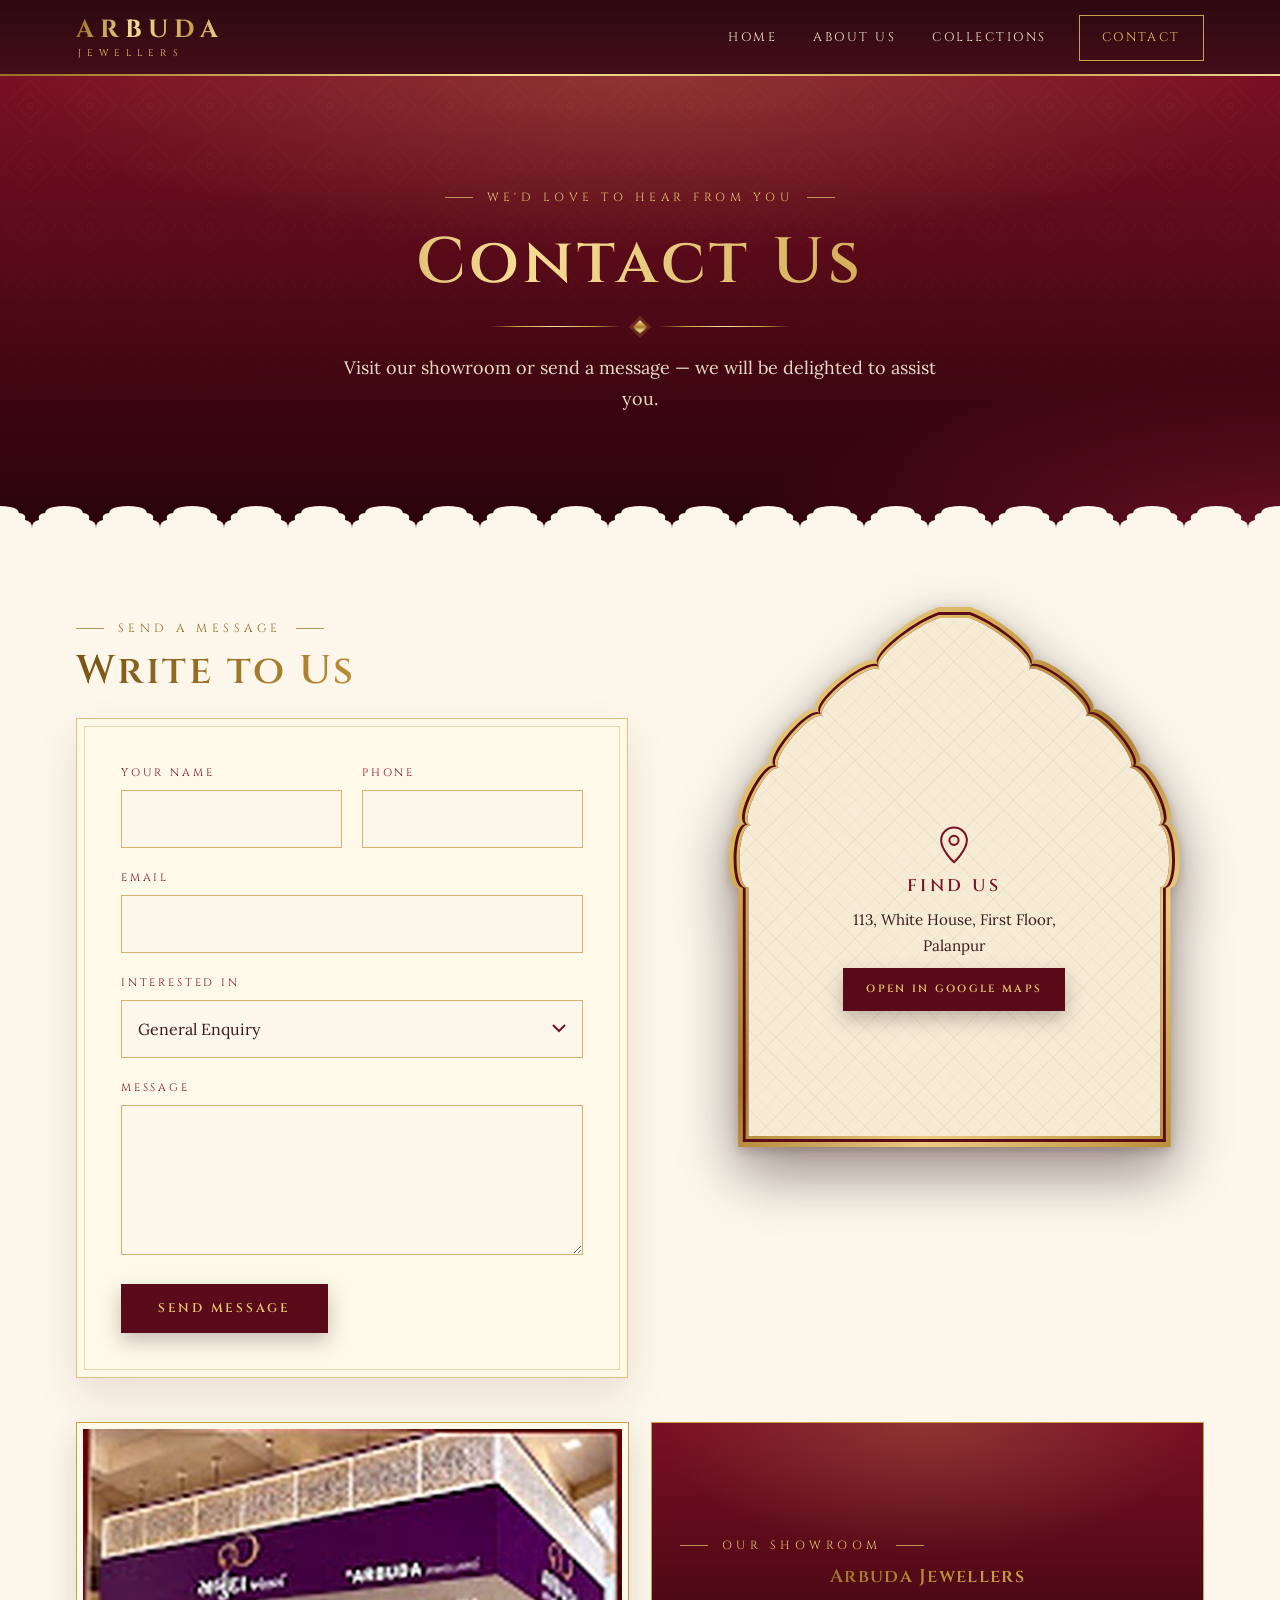
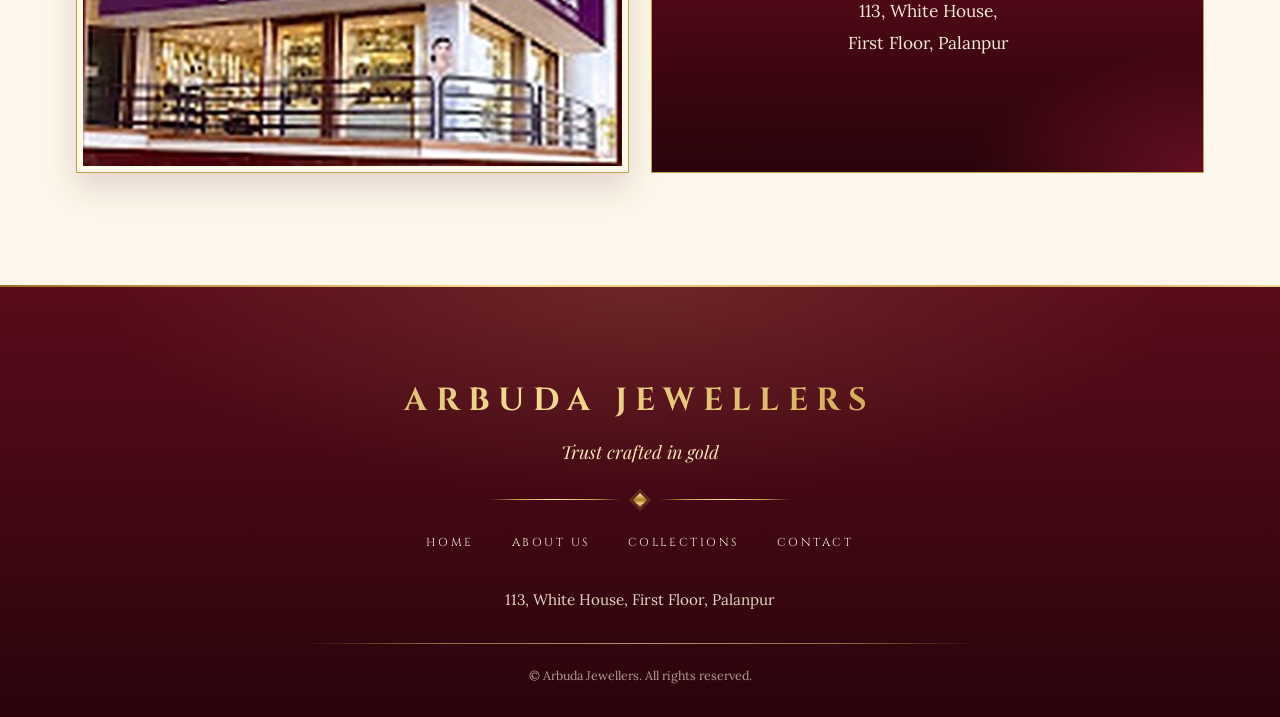
<file: contact.html>
<!DOCTYPE html>
<html lang="en" class="no-js">
<head>
<meta charset="UTF-8">
<meta name="viewport" content="width=device-width, initial-scale=1, viewport-fit=cover">
<title>Contact Us — Arbuda Jewellers</title>
<meta name="description" content="Visit Arbuda Jewellers at 113, White House, First Floor, Palanpur, or send us a message.">
<meta name="theme-color" content="#3d0610">
<link rel="preconnect" href="https://fonts.googleapis.com">
<link rel="preconnect" href="https://fonts.gstatic.com" crossorigin>
<link href="https://fonts.googleapis.com/css2?family=Cinzel:wght@500;600;700&family=Lora:ital,wght@0,400;0,500;1,400&family=Noto+Serif+Gujarati:wght@400;600&family=Playfair+Display:ital,wght@0,500;1,400;1,500&display=swap" rel="stylesheet">
<link rel="stylesheet" href="styles.css">
</head>
<body>
<!-- Palace arch silhouette: multi-lobed, scales to any element -->
<svg width="0" height="0" style="position:absolute" aria-hidden="true" focusable="false">
  <defs><clipPath id="arch" clipPathUnits="objectBoundingBox"><path d="M0,1 L0.0300,1 L0.0300,0.5200 C-0.0004,0.5193 0.0046,0.3993 0.0350,0.4000 C0.0071,0.3907 0.0721,0.2807 0.1000,0.2900 C0.0747,0.2757 0.1747,0.1757 0.2000,0.1900 C0.1772,0.1715 0.3072,0.0815 0.3300,0.1000 C0.3047,0.0758 0.4747,-0.0242 0.5000,0.0000 C0.5253,-0.0242 0.6953,0.0758 0.6700,0.1000 C0.6928,0.0815 0.8228,0.1715 0.8000,0.1900 C0.8253,0.1757 0.9253,0.2757 0.9000,0.2900 C0.9279,0.2807 0.9929,0.3907 0.9650,0.4000 C0.9954,0.3993 1.0004,0.5193 0.9700,0.5200 L0.9700,1 L1,1 Z"/></clipPath></defs>
</svg>
<header class="site-header">
  <div class="wrap nav">
    <a href="index.html" class="brand" aria-label="Arbuda Jewellers — home">
      <span class="name gold-text">ARBUDA</span><span class="sub">JEWELLERS</span>
    </a>
    <button class="toggle" aria-label="Toggle menu" aria-expanded="false" aria-controls="menu"><span></span><span></span><span></span></button>
    <ul class="menu" id="menu"><li><a href="index.html">Home</a></li><li><a href="about.html">About Us</a></li><li><a href="collections.html">Collections</a></li><li><a href="contact.html" class="cta active">Contact</a></li></ul>
  </div>
</header>
<main>
<section class="banner maroon-bg on-dark jaali scallop-b">
  <div class="wrap reveal">
    <div class="eyebrow">We'd Love to Hear From You</div>
    <h1 class="gold-text">Contact Us</h1>
    <div class="orn"><i></i></div>
    <p>Visit our showroom or send a message — we will be delighted to assist you.</p>
  </div>
</section>

<section class="ivory-bg" style="padding-top:clamp(40px,6vw,72px)">
  <div class="wrap">
    <div class="contact-grid">
      <div class="reveal">
        <div class="eyebrow" style="margin-bottom:8px">Send a Message</div>
        <h2 class="gold-text" style="font-size:clamp(1.7rem,4vw,2.5rem);margin-bottom:22px">Write to Us</h2>
        <div class="formcard">
          <form id="contact-form" novalidate>
            <div class="row2">
              <div class="field"><label for="name">Your Name</label><input id="name" name="name" type="text" required autocomplete="name"></div>
              <div class="field"><label for="phone">Phone</label><input id="phone" name="phone" type="tel" autocomplete="tel"></div>
            </div>
            <div class="field"><label for="email">Email</label><input id="email" name="email" type="email" autocomplete="email"></div>
            <div class="field"><label for="interest">Interested In</label>
              <select id="interest" name="interest">
                <option>General Enquiry</option><option>Heritage Collection</option><option>Antique Collection</option>
                <option>Rose Gold Collection</option><option>Diamond Collection</option>
                <option>925 Silver Collection</option><option>Gifting Collection</option>
              </select></div>
            <div class="field"><label for="message">Message</label><textarea id="message" name="message"></textarea></div>
            <div><button type="submit" class="btn dark">Send Message</button></div>
            <p id="form-msg" role="status"></p>
          </form>
        </div>
      </div>
      <div class="reveal" style="--d:.12s">
        <div class="map-block">
          <div class="arch-wrap" style="--gap:var(--maroon-800)"><div class="arch"><div class="arch-in">
            <!-- Google Map placeholder: replace everything inside .map-ph with your embed <iframe src="…"> -->
            <div class="map-ph">
              <svg class="pin" viewBox="0 0 48 48" fill="none" stroke="#7a1024" stroke-width="2.2" stroke-linejoin="round"><path d="M24 44s14-13 14-24a14 14 0 10-28 0c0 11 14 24 14 24z"/><circle cx="24" cy="20" r="5"/></svg>
              <h3 style="color:var(--maroon-700);letter-spacing:.2em;font-size:1.05rem">FIND US</h3>
              <address style="font-style:normal;font-size:.95rem;line-height:1.7">113, White House, First Floor,<br>Palanpur</address>
              <a class="btn dark" style="padding:11px 22px;font-size:.66rem" target="_blank" rel="noopener" href="https://www.google.com/maps/search/?api=1&amp;query=113+White+House+First+Floor+Palanpur">Open in Google Maps</a>
            </div>
          </div></div></div>
        </div>
      </div>
    </div>

    <div class="visit">
      <div class="photo reveal"><img src="images/showroom.jpg" alt="Arbuda Jewellers showroom, White House, Palanpur" width="632" height="392" loading="lazy" decoding="async"></div>
      <div class="addr maroon-bg on-dark reveal" style="--d:.1s">
        <div class="eyebrow">Our Showroom</div>
        <h3 class="gold-text">Arbuda Jewellers</h3>
        <address>113, White House,<br>First Floor, Palanpur</address>
      </div>
    </div>
  </div>
</section>
</main>
<footer class="site-footer">
  <div class="wrap">
    <div class="brand-f gold-text">ARBUDA JEWELLERS</div>
    <div class="tag">Trust crafted in gold</div>
    <div class="orn"><i></i></div>
    <ul class="foot-links">
      <li><a href="index.html">Home</a></li><li><a href="about.html">About Us</a></li>
      <li><a href="collections.html">Collections</a></li><li><a href="contact.html">Contact</a></li>
    </ul>
    <p class="foot-addr">113, White House, First Floor, Palanpur</p>
    <p class="legal">&copy; Arbuda Jewellers. All rights reserved.</p>
  </div>
</footer>
<script src="script.js"></script>
</body>
</html>
</file>
<file: styles.css>
/* =====================================================
   Arbuda Jewellers — royal heritage theme
   maroon · gold foil · ivory · palace arches
   ===================================================== */
:root{
  --maroon-950:#2a040b;
  --maroon-900:#3d0610;
  --maroon-800:#5a0b1a;
  --maroon-700:#7a1024;
  --maroon-600:#931733;
  --gold-100:#f8e8b6;
  --gold-300:#e8c872;
  --gold-500:#c9a04a;
  --gold-700:#8e6a24;
  --cream:#f6ecd6;
  --ivory:#fcf7ea;
  --ink:#3a1a1a;
  --muted:#6b4a42;

  --gold-grad:linear-gradient(135deg,#f8e8b6 0%,#d9b25a 26%,#a9792a 50%,#ebcd80 74%,#b88a35 100%);
  --foil:linear-gradient(100deg,#9a7020 0%,#f6dd94 18%,#c9a04a 36%,#fff0bb 50%,#c9a04a 64%,#f1d48a 82%,#9a7020 100%);
  --gold-line:linear-gradient(90deg,transparent,#c9a04a 20%,#f6e3a8 50%,#c9a04a 80%,transparent);

  --display:'Cinzel','Playfair Display',serif;
  --accent:'Playfair Display','Lora',serif;
  --text:'Lora',Georgia,serif;
  --guj:'Noto Serif Gujarati','Lora',serif;

  --header-h:76px;
  --ease:cubic-bezier(.2,.7,.2,1);
}
*,*::before,*::after{box-sizing:border-box;margin:0;padding:0}
html{scroll-behavior:smooth;-webkit-text-size-adjust:100%;scroll-padding-top:var(--header-h)}
body{
  font-family:var(--text);color:var(--ink);background:var(--ivory);
  line-height:1.75;font-size:clamp(16px,.35vw + 15px,18px);overflow-x:hidden;
  -webkit-font-smoothing:antialiased;text-rendering:optimizeLegibility;
}
img{max-width:100%;display:block}
a{color:inherit;text-decoration:none}
ul{list-style:none}
:lang(gu){font-family:var(--guj);letter-spacing:0}
::selection{background:var(--gold-500);color:var(--maroon-900)}
:focus-visible{outline:2px solid var(--gold-300);outline-offset:3px}

/* ---------- type ---------- */
h1,h2,h3,h4{font-family:var(--display);font-weight:600;letter-spacing:.07em;line-height:1.22}
.eyebrow{
  display:inline-flex;align-items:center;gap:14px;
  font-family:var(--display);font-size:.74rem;letter-spacing:.38em;text-transform:uppercase;color:var(--gold-700)
}
.eyebrow::before,.eyebrow::after{content:"";width:28px;height:1px;background:currentColor;opacity:.7}
.on-dark .eyebrow{color:var(--gold-300)}
.lead{font-family:var(--accent);font-style:italic;font-size:clamp(1.05rem,1.2vw + .8rem,1.35rem);line-height:1.6}

.gold-text{
  background:var(--foil);background-size:220% 100%;
  -webkit-background-clip:text;background-clip:text;-webkit-text-fill-color:transparent;color:transparent;
  animation:foil 9s linear infinite
}
/* deeper foil for light backgrounds, keeps contrast */
.ivory-bg .gold-text,.cream-bg .gold-text{background-image:linear-gradient(100deg,#7a5418 0%,#b88a35 22%,#d9b25a 38%,#a9792a 55%,#c9a04a 72%,#7a5418 100%)}
@keyframes foil{from{background-position:0% 50%}to{background-position:220% 50%}}

.orn{display:flex;align-items:center;justify-content:center;gap:14px;margin:20px auto;max-width:300px}
.orn::before,.orn::after{content:"";height:1px;flex:1;background:var(--gold-line)}
.orn i{width:10px;height:10px;transform:rotate(45deg);background:var(--gold-grad);box-shadow:0 0 0 3px rgba(201,160,74,.22)}
.orn.left{margin-left:0;justify-content:flex-start}
.orn.left::before{display:none}

/* ---------- layout ---------- */
.wrap{width:100%;max-width:1200px;margin-inline:auto;padding-inline:clamp(18px,4vw,36px)}
section{position:relative;padding:clamp(64px,9vw,112px) 0}
.sec-head{text-align:center;margin-bottom:clamp(36px,5vw,60px)}
.sec-head h2{font-size:clamp(1.75rem,4.2vw,2.85rem);margin-top:14px}
.sec-head p{max-width:620px;margin:0 auto;color:var(--muted)}
.on-dark .sec-head p{color:var(--cream);opacity:.85}

.maroon-bg{
  color:var(--cream);
  background:
    radial-gradient(ellipse 70% 55% at 50% 0%,rgba(232,200,114,.20),transparent 70%),
    radial-gradient(ellipse 60% 50% at 100% 100%,rgba(147,23,51,.55),transparent 70%),
    linear-gradient(180deg,var(--maroon-700),var(--maroon-900) 70%,var(--maroon-950));
}
.cream-bg{background:linear-gradient(180deg,var(--ivory),var(--cream))}
.ivory-bg{background:var(--ivory)}
/* jaali lattice overlay */
.jaali::before{
  content:"";position:absolute;inset:0;pointer-events:none;opacity:.5;
  background-image:url("data:image/svg+xml,%3Csvg xmlns='http://www.w3.org/2000/svg' width='60' height='60' viewBox='0 0 60 60'%3E%3Cg fill='none' stroke='%23c9a04a' stroke-opacity='.16' stroke-width='1'%3E%3Cpath d='M30 4 L56 30 L30 56 L4 30 Z'/%3E%3Cpath d='M30 17 L43 30 L30 43 L17 30 Z'/%3E%3Ccircle cx='30' cy='30' r='3'/%3E%3C/g%3E%3C/svg%3E");
  -webkit-mask-image:linear-gradient(180deg,#000,transparent 85%);mask-image:linear-gradient(180deg,#000,transparent 85%)
}
.jaali>*{position:relative}

/* scalloped "toran" edge: a row of small palace arches rising into the section above */
.scallop-b::after{
  content:"";position:absolute;left:0;right:0;bottom:-1px;height:30px;z-index:2;pointer-events:none;
  background:url("data:image/svg+xml,%3Csvg xmlns='http://www.w3.org/2000/svg' width='64' height='30' viewBox='0 0 64 30'%3E%3Cpath d='M0 30V22Q0 15 7 14Q5 8 13 7Q14 2 22 1Q27 0 32 0Q37 0 42 1Q50 2 51 7Q59 8 57 14Q64 15 64 22V30Z' fill='%23fcf7ea'/%3E%3C/svg%3E") repeat-x bottom/64px 30px;
}
.scallop-b.to-cream::after{
  background:url("data:image/svg+xml,%3Csvg xmlns='http://www.w3.org/2000/svg' width='64' height='30' viewBox='0 0 64 30'%3E%3Cpath d='M0 30V22Q0 15 7 14Q5 8 13 7Q14 2 22 1Q27 0 32 0Q37 0 42 1Q50 2 51 7Q59 8 57 14Q64 15 64 22V30Z' fill='%23f6ecd6'/%3E%3C/svg%3E") repeat-x bottom/64px 30px;
}

/* =====================================================
   THE PALACE ARCH
   .arch-wrap  → shadow + aspect ratio
   .arch       → outer gold, gap line, gold hairline (3 stacked clip-paths)
   .arch-in    → content, clipped to the same silhouette
   ===================================================== */
.arch-wrap{
  position:relative;aspect-ratio:var(--ar,3/4);width:100%;
  filter:drop-shadow(0 24px 30px rgba(30,3,9,.38)) drop-shadow(0 4px 6px rgba(30,3,9,.25));
}
.arch{position:absolute;inset:0;padding:11px;clip-path:url(#arch);background:var(--gold-grad)}
.arch::before{content:"";position:absolute;inset:5px;clip-path:url(#arch);background:var(--gap,var(--maroon-800))}
.arch::after{content:"";position:absolute;inset:8px;clip-path:url(#arch);background:var(--gold-grad)}
.arch-in{position:relative;z-index:1;width:100%;height:100%;clip-path:url(#arch);overflow:hidden;background:var(--maroon-900)}
.arch-in img{position:absolute;inset:0;width:100%;height:100%;object-fit:cover;transition:transform 1.1s var(--ease)}
.arch-in.vignette::after{
  content:"";position:absolute;inset:0;pointer-events:none;
  background:linear-gradient(180deg,rgba(42,4,11,.12) 0%,transparent 28%,transparent 62%,rgba(42,4,11,.55) 100%)
}
.arch-in.text{
  display:flex;flex-direction:column;align-items:center;justify-content:center;text-align:center;
  padding:34% 12% 12%;
  background:
    radial-gradient(ellipse at 50% 28%,rgba(255,205,130,.28),transparent 58%),
    linear-gradient(180deg,var(--maroon-600),var(--maroon-900))
}
.arch-in.text::before{ /* inner jaali */
  content:"";position:absolute;inset:0;opacity:.7;
  background-image:url("data:image/svg+xml,%3Csvg xmlns='http://www.w3.org/2000/svg' width='44' height='44' viewBox='0 0 44 44'%3E%3Cpath d='M22 3 L41 22 L22 41 L3 22 Z' fill='none' stroke='%23e8c872' stroke-opacity='.13'/%3E%3C/svg%3E")
}
.arch-in.text>*{position:relative}
.arch-wrap:hover .arch-in img{transform:scale(1.07)}
.plinth{ /* thin gold base line beneath an arch, like a threshold */
  height:6px;margin-top:-2px;background:var(--gold-grad);width:calc(100% + 16px);margin-left:-8px;border-radius:1px;
  box-shadow:0 6px 12px rgba(30,3,9,.3)
}

/* ---------- header ---------- */
.site-header{
  position:sticky;top:0;z-index:100;height:var(--header-h);
  background:linear-gradient(180deg,rgba(42,4,11,.98),rgba(61,6,16,.97));
  backdrop-filter:blur(8px);-webkit-backdrop-filter:blur(8px);
  transition:box-shadow .4s;
}
.site-header::after{content:"";position:absolute;left:0;right:0;bottom:0;height:2px;background:var(--foil);background-size:220% 100%;animation:foil 12s linear infinite}
.site-header.scrolled{box-shadow:0 10px 30px rgba(20,2,6,.45)}
.nav{display:flex;align-items:center;justify-content:space-between;height:100%;gap:20px}
.brand{display:flex;flex-direction:column;line-height:1;flex-shrink:0}
.brand .name{font-family:var(--display);font-size:clamp(1.25rem,2.4vw,1.55rem);letter-spacing:.24em;font-weight:700}
.brand .sub{font-family:var(--display);font-size:.6rem;letter-spacing:.62em;color:var(--gold-300);margin-top:6px;padding-left:2px}
.menu{display:flex;align-items:center;gap:4px}
.menu a{
  position:relative;display:block;padding:10px 16px;font-family:var(--display);font-size:.78rem;letter-spacing:.2em;
  text-transform:uppercase;color:var(--cream);transition:color .3s
}
.menu a:not(.cta)::after{
  content:"";position:absolute;left:16px;right:16px;bottom:4px;height:1px;background:var(--gold-300);
  transform:scaleX(0);transform-origin:left;transition:transform .4s var(--ease)
}
.menu a:hover,.menu a.active{color:var(--gold-300)}
.menu a:hover::after,.menu a.active::after{transform:scaleX(1)}
.menu a.cta{margin-left:12px;padding:11px 22px;border:1px solid var(--gold-500);color:var(--gold-300);transition:.35s}
.menu a.cta:hover{background:var(--gold-grad);color:var(--maroon-900)}
.toggle{
  display:none;width:46px;height:44px;background:none;border:1px solid var(--gold-500);cursor:pointer;
  flex-direction:column;align-items:center;justify-content:center;gap:6px
}
.toggle span{width:22px;height:2px;background:var(--gold-300);transition:.35s var(--ease)}
.toggle[aria-expanded="true"] span:nth-child(1){transform:translateY(8px) rotate(45deg)}
.toggle[aria-expanded="true"] span:nth-child(2){opacity:0}
.toggle[aria-expanded="true"] span:nth-child(3){transform:translateY(-8px) rotate(-45deg)}

/* ---------- buttons ---------- */
.btn{
  position:relative;display:inline-flex;align-items:center;justify-content:center;gap:10px;
  padding:15px 36px;font-family:var(--display);font-size:.78rem;font-weight:600;letter-spacing:.22em;text-transform:uppercase;
  color:var(--maroon-900);background:var(--gold-grad);border:1px solid var(--gold-500);cursor:pointer;overflow:hidden;
  transition:transform .35s var(--ease),box-shadow .35s;box-shadow:0 8px 20px rgba(30,3,9,.25)
}
.btn::before{
  content:"";position:absolute;top:0;left:-80%;width:50%;height:100%;
  background:linear-gradient(100deg,transparent,rgba(255,255,255,.55),transparent);transform:skewX(-20deg);transition:left .8s var(--ease)
}
.btn:hover{transform:translateY(-3px);box-shadow:0 14px 28px rgba(30,3,9,.35)}
.btn:hover::before{left:130%}
.btn.ghost{background:transparent;color:var(--gold-300);box-shadow:none}
.btn.ghost:hover{background:rgba(232,200,114,.12)}
.btn.dark{background:var(--maroon-800);color:var(--gold-300);border-color:var(--maroon-800)}
.btns{display:flex;flex-wrap:wrap;gap:14px}

/* ---------- HERO ---------- */
.hero{padding:clamp(48px,7vw,96px) 0 clamp(90px,10vw,130px);overflow:hidden}
.hero-grid{display:grid;grid-template-columns:1fr;gap:clamp(36px,6vw,64px);align-items:center}
.hero-copy{text-align:center;position:relative;z-index:1}
.hero-copy h1{font-size:clamp(2.3rem,7.4vw,4.4rem);line-height:1.08;margin:18px 0 6px;letter-spacing:.05em}
.hero-copy .tag{font-family:var(--accent);font-style:italic;color:var(--gold-100);font-size:clamp(1.1rem,2vw,1.5rem);margin-top:6px}
.hero-copy p.body{max-width:520px;margin:22px auto 0;opacity:.92}
.hero-copy .btns{justify-content:center;margin-top:34px}
.hero-copy .orn.left{margin-inline:auto;justify-content:center}
.hero-copy .orn.left::before{display:block}
.hero-stats{display:flex;justify-content:center;gap:clamp(18px,4vw,44px);margin-top:44px;padding-top:28px;position:relative}
.hero-stats::before{content:"";position:absolute;top:0;left:10%;right:10%;height:1px;background:var(--gold-line)}
.stat b{display:block;font-family:var(--display);font-size:clamp(1.5rem,3.4vw,2.2rem);line-height:1}
.stat span{display:block;margin-top:8px;font-family:var(--display);font-size:.62rem;letter-spacing:.25em;color:var(--gold-100);text-transform:uppercase}
.hero-art{position:relative;width:min(88%,440px);margin-inline:auto}
.hero-art .arch-wrap{--ar:4/5.1}
.hero-art::before{ /* soft halo */
  content:"";position:absolute;inset:-10% -14%;background:radial-gradient(ellipse at center,rgba(232,200,114,.32),transparent 62%);z-index:-1
}
.badge{
  position:absolute;left:-6%;bottom:9%;z-index:3;width:clamp(104px,26%,128px);aspect-ratio:1;border-radius:50%;
  background:linear-gradient(160deg,var(--maroon-700),var(--maroon-950));
  display:flex;flex-direction:column;align-items:center;justify-content:center;text-align:center;
  box-shadow:0 0 0 3px var(--gold-500),0 0 0 6px var(--maroon-900),0 0 0 7.5px var(--gold-300),0 14px 26px rgba(20,2,6,.5);
  animation:float 6s ease-in-out infinite
}
.badge b{font-family:var(--display);font-size:clamp(1.7rem,4vw,2.1rem);line-height:1}
.badge span{font-family:var(--display);font-size:.52rem;letter-spacing:.2em;color:var(--gold-100);margin-top:5px}
@keyframes float{0%,100%{transform:translateY(0)}50%{transform:translateY(-8px)}}

/* ---------- welcome / split ---------- */
.split{display:grid;grid-template-columns:1fr;gap:clamp(36px,6vw,80px);align-items:center}
.split .copy h2{font-size:clamp(1.7rem,4vw,2.7rem);margin:14px 0 6px}
.split .copy p{margin-bottom:16px;color:var(--muted)}
.split .copy p.lead{color:var(--maroon-700)}
.split .art{width:min(88%,400px);margin-inline:auto}
.check{display:grid;gap:12px;margin:22px 0 30px}
.check li{display:flex;gap:14px;align-items:flex-start}
.check li::before{content:"";flex:0 0 11px;height:11px;margin-top:9px;transform:rotate(45deg);background:var(--gold-grad)}

/* ---------- pillars ---------- */
.pillars{display:grid;grid-template-columns:1fr;gap:22px}
.pillar{
  position:relative;padding:38px 28px;text-align:center;border:1px solid rgba(201,160,74,.55);
  background:linear-gradient(180deg,rgba(255,255,255,.06),rgba(0,0,0,.14));
  transition:transform .5s var(--ease),border-color .4s,background .4s
}
.pillar::before,.pillar::after{content:"";position:absolute;width:16px;height:16px;border:2px solid var(--gold-300);transition:.4s}
.pillar::before{top:-1px;left:-1px;border-right:0;border-bottom:0}
.pillar::after{bottom:-1px;right:-1px;border-left:0;border-top:0}
.pillar:hover{transform:translateY(-6px);border-color:var(--gold-300);background:rgba(255,255,255,.08)}
.pillar:hover::before,.pillar:hover::after{width:30px;height:30px}
.pillar .num{font-family:var(--display);font-size:clamp(2.3rem,5vw,3rem);line-height:1}
.pillar h3{font-size:.95rem;letter-spacing:.2em;color:var(--gold-100);margin:14px 0 8px}
.pillar p{font-size:.95rem;opacity:.88}

/* ---------- teaser row / collection grid ---------- */
.col-grid{display:grid;grid-template-columns:1fr;gap:clamp(48px,6vw,64px) 34px;justify-items:center}
.col{width:100%;max-width:340px;text-align:center}
.col .arch-wrap{--ar:3/4.1;transition:transform .6s var(--ease)}
.col:hover .arch-wrap{transform:translateY(-10px)}
.col h3{font-size:clamp(.92rem,1.2vw,1.05rem);letter-spacing:.22em;text-transform:uppercase;color:var(--maroon-700);margin-top:26px}
.col p{font-size:.94rem;color:var(--muted);margin:8px auto 0;max-width:290px}
.col .more{
  display:inline-block;margin-top:14px;font-family:var(--display);font-size:.68rem;letter-spacing:.32em;text-transform:uppercase;
  color:var(--gold-700);padding-bottom:3px;background:linear-gradient(var(--gold-500),var(--gold-500)) bottom/100% 1px no-repeat;
  transition:background-size .4s var(--ease),color .3s
}
.col .more:hover{color:var(--maroon-700);background-size:100% 2px}
.num-tag{
  position:absolute;z-index:3;top:calc(11px + 4%);left:50%;transform:translateX(-50%);
  font-family:var(--display);font-size:.62rem;letter-spacing:.3em;color:var(--gold-100);
  text-shadow:0 1px 4px rgba(0,0,0,.6);pointer-events:none
}

/* ---------- banner ---------- */
.banner{text-align:center;padding:clamp(56px,8vw,100px) 0 clamp(84px,10vw,120px)}
.banner h1{font-size:clamp(2.2rem,6.6vw,4rem);margin:16px 0 4px}
.banner p{max-width:600px;margin:0 auto;opacity:.92}

/* ---------- about ---------- */
.story{display:grid;grid-template-columns:1fr;gap:clamp(36px,6vw,80px);align-items:center}
.story+.story{margin-top:clamp(64px,9vw,110px)}
.story .art{width:min(88%,390px);margin-inline:auto;position:relative}
.story .copy h2{font-size:clamp(1.7rem,4vw,2.6rem);margin:14px 0 4px}
.guj-sub{font-family:var(--guj);color:var(--gold-700);font-size:1.12rem;margin-bottom:16px}
.on-dark .guj-sub{color:var(--gold-300)}
.story .copy p{margin-bottom:16px;color:var(--muted)}
.leaders{display:grid;gap:16px;margin-top:26px}
.leader{
  padding:18px 22px;background:#fff9ea;border:1px solid rgba(201,160,74,.55);position:relative;
  box-shadow:0 10px 24px rgba(90,11,26,.08);transition:transform .4s var(--ease)
}
.leader:hover{transform:translateY(-4px)}
.leader::before{content:"";position:absolute;left:0;top:0;bottom:0;width:4px;background:var(--gold-grad)}
.leader b{display:block;font-family:var(--display);letter-spacing:.1em;color:var(--maroon-700);font-size:1rem}
.leader span{font-size:.92rem;color:var(--muted)}
.year-tag{
  position:absolute;right:-4%;bottom:7%;z-index:3;padding:12px 22px;
  background:linear-gradient(160deg,var(--maroon-700),var(--maroon-950));border:1px solid var(--gold-300);
  box-shadow:0 12px 24px rgba(20,2,6,.45);text-align:center
}
.year-tag b{display:block;font-family:var(--display);font-size:1.7rem;line-height:1}
.year-tag span{font-family:var(--display);font-size:.55rem;letter-spacing:.3em;color:var(--gold-100)}

/* timeline */
.timeline{position:relative;max-width:860px;margin-inline:auto;padding-left:34px}
.timeline::before{content:"";position:absolute;left:8px;top:6px;bottom:6px;width:2px;background:linear-gradient(180deg,transparent,var(--gold-500) 8%,var(--gold-300) 50%,var(--gold-500) 92%,transparent)}
.tl{position:relative;padding:0 0 clamp(34px,5vw,50px)}
.tl:last-child{padding-bottom:0}
.tl::before{
  content:"";position:absolute;left:-34px;top:8px;width:18px;height:18px;transform:rotate(45deg);
  background:var(--gold-grad);box-shadow:0 0 0 4px var(--maroon-800),0 0 0 5.5px var(--gold-500)
}
.tl .yr{font-family:var(--display);font-size:clamp(1.6rem,3.6vw,2.2rem);line-height:1.1}
.tl h3{font-size:.95rem;letter-spacing:.18em;color:var(--gold-100);margin:6px 0 8px}
.tl p{opacity:.88;max-width:640px}
.award{
  max-width:880px;margin:clamp(52px,7vw,84px) auto 0;padding:clamp(30px,5vw,50px) clamp(20px,4vw,48px);text-align:center;
  border:1px solid var(--gold-500);position:relative;background:linear-gradient(180deg,rgba(255,255,255,.07),rgba(0,0,0,.18))
}
.award::before,.award::after{content:"";position:absolute;width:26px;height:26px;border:2px solid var(--gold-300)}
.award::before{top:-2px;left:-2px;border-right:0;border-bottom:0}
.award::after{bottom:-2px;right:-2px;border-left:0;border-top:0}
.award h3{font-size:clamp(1.15rem,2.6vw,1.65rem);margin:14px 0 14px}
.award p{max-width:640px;margin-inline:auto;opacity:.9}
.promise{display:grid;grid-template-columns:1fr;gap:20px}
.promise .card{
  padding:32px 26px;background:#fff9ea;border:1px solid rgba(201,160,74,.6);text-align:center;position:relative;
  box-shadow:0 12px 28px rgba(90,11,26,.09);transition:transform .5s var(--ease)
}
.promise .card:hover{transform:translateY(-6px)}
.promise .card h3{font-size:.95rem;letter-spacing:.18em;color:var(--maroon-700);margin-bottom:10px}
.promise .card p{font-size:.95rem;color:var(--muted)}
.promise .ic{width:46px;height:46px;margin:0 auto 16px;color:var(--gold-700)}

/* ---------- spotlight band ---------- */
.band{text-align:center}
.band h2{font-size:clamp(1.8rem,4.6vw,3.2rem);margin:14px 0}
.band p{max-width:560px;margin:0 auto 30px;opacity:.92}

/* ---------- contact ---------- */
.contact-grid{display:grid;grid-template-columns:1fr;gap:clamp(44px,6vw,80px)}
.formcard{padding:clamp(26px,4vw,44px);background:#fff9ea;border:1px solid rgba(201,160,74,.65);box-shadow:0 18px 40px rgba(90,11,26,.1);position:relative}
.formcard::before{content:"";position:absolute;inset:7px;border:1px solid rgba(201,160,74,.4);pointer-events:none}
form{display:grid;gap:20px;position:relative}
.row2{display:grid;gap:20px;grid-template-columns:1fr}
.field label{display:block;font-family:var(--display);font-size:.68rem;letter-spacing:.26em;text-transform:uppercase;color:var(--maroon-700);margin-bottom:8px}
.field input,.field textarea,.field select{
  width:100%;padding:14px 16px;font:inherit;font-size:1rem;color:var(--ink);background:var(--ivory);
  border:1px solid rgba(201,160,74,.8);border-radius:0;outline:none;appearance:none;-webkit-appearance:none;
  transition:border-color .3s,box-shadow .3s,background .3s
}
.field select{background-image:url("data:image/svg+xml,%3Csvg xmlns='http://www.w3.org/2000/svg' width='14' height='9'%3E%3Cpath d='M1 1l6 6 6-6' fill='none' stroke='%237a1024' stroke-width='2'/%3E%3C/svg%3E");background-repeat:no-repeat;background-position:right 16px center;padding-right:42px}
.field input:focus,.field textarea:focus,.field select:focus{border-color:var(--maroon-700);background:#fff;box-shadow:0 0 0 4px rgba(201,160,74,.28)}
.field textarea{min-height:150px;resize:vertical}
#form-msg{color:var(--maroon-700);font-style:italic}
#form-msg:empty{display:none}
.map-block{width:min(100%,460px);margin-inline:auto}
.map-block .arch-wrap{--ar:4/4.7}
.map-ph{
  position:absolute;inset:0;display:flex;flex-direction:column;align-items:center;justify-content:center;gap:10px;text-align:center;
  padding:30% 12% 12%;
  background:
    repeating-linear-gradient(45deg,rgba(142,106,36,.07) 0 1px,transparent 1px 14px),
    repeating-linear-gradient(-45deg,rgba(142,106,36,.07) 0 1px,transparent 1px 14px),var(--cream)
}
.map-ph iframe{position:absolute;inset:0;width:100%;height:100%;border:0}
.pin{width:44px;height:44px}
.visit{margin-top:clamp(30px,4vw,44px);display:grid;gap:22px;grid-template-columns:1fr}
.visit .photo{position:relative;border:1px solid var(--gold-500);padding:6px;background:#fff9ea;box-shadow:0 14px 30px rgba(90,11,26,.15)}
.visit .photo img{width:100%;height:auto;aspect-ratio:16/10;object-fit:cover}
.visit .addr{padding:28px;text-align:center;border:1px solid var(--gold-500);position:relative}
.visit .addr h3{font-size:1.15rem;margin:10px 0 8px}
.visit .addr address{font-style:normal;font-size:1.08rem;line-height:1.85}

/* ---------- footer ---------- */
.site-footer{
  position:relative;color:var(--cream);text-align:center;padding:clamp(64px,8vw,88px) 0 30px;
  background:radial-gradient(ellipse 60% 70% at 50% 0%,rgba(232,200,114,.14),transparent 70%),linear-gradient(180deg,var(--maroon-800),var(--maroon-950))
}
.site-footer::before{content:"";position:absolute;left:0;right:0;top:0;height:2px;background:var(--foil);background-size:220% 100%;animation:foil 12s linear infinite}
.site-footer .brand-f{font-family:var(--display);font-size:clamp(1.5rem,4vw,2rem);letter-spacing:.26em;font-weight:700}
.site-footer .tag{font-family:var(--accent);font-style:italic;color:var(--gold-100);margin:8px 0 26px}
.foot-links{display:flex;flex-wrap:wrap;justify-content:center;gap:6px 6px;margin-bottom:26px}
.foot-links a{display:block;padding:8px 16px;font-family:var(--display);font-size:.72rem;letter-spacing:.22em;text-transform:uppercase;transition:color .3s}
.foot-links a:hover{color:var(--gold-300)}
.foot-addr{font-size:.95rem;opacity:.9}
.legal{margin-top:30px;padding-top:22px;font-size:.78rem;opacity:.65;position:relative}
.legal::before{content:"";position:absolute;top:0;left:20%;right:20%;height:1px;background:var(--gold-line)}

/* ---------- reveal ---------- */
.reveal{opacity:0;transform:translateY(26px);transition:opacity .9s var(--ease),transform .9s var(--ease);transition-delay:var(--d,0s)}
.reveal.in{opacity:1;transform:none}
.no-js .reveal{opacity:1;transform:none}

/* ---------- responsive ---------- */
@media (max-width:899px){
  :root{--header-h:68px}
  .toggle{display:flex}
  .menu{
    position:absolute;top:var(--header-h);left:0;right:0;flex-direction:column;align-items:stretch;gap:0;
    background:linear-gradient(180deg,var(--maroon-950),var(--maroon-900));border-bottom:2px solid var(--gold-500);
    max-height:0;overflow:hidden;visibility:hidden;transition:max-height .5s var(--ease),visibility .5s
  }
  .menu.open{max-height:420px;visibility:visible;box-shadow:0 24px 40px rgba(20,2,6,.5)}
  .menu a{padding:17px 26px;border-top:1px solid rgba(201,160,74,.18);font-size:.82rem}
  .menu a::after{display:none}
  .menu a.cta{margin:16px 22px 20px;text-align:center;border:1px solid var(--gold-500)}
  .badge{left:-2%}
  .year-tag{right:0}
}
@media (min-width:640px){
  .col-grid{grid-template-columns:repeat(2,1fr)}
  .pillars,.promise{grid-template-columns:repeat(3,1fr)}
  .leaders{grid-template-columns:1fr 1fr}
  .row2{grid-template-columns:1fr 1fr}
}
@media (min-width:900px){
  .hero-grid{grid-template-columns:1.05fr .95fr}
  .hero-copy{text-align:left}
  .hero-copy p.body{margin-left:0}
  .hero-copy .btns,.hero-stats{justify-content:flex-start}
  .hero-copy .orn.left{margin-inline:0;justify-content:flex-start}
  .hero-copy .orn.left::before{display:none}
  .hero-stats::before{left:0;right:0}
  .hero-art{width:min(100%,460px)}
  .split{grid-template-columns:1fr 1fr}
  .split.flip .art{order:2}
  .story{grid-template-columns:400px 1fr}
  .story.flip{grid-template-columns:1fr 400px}
  .story.flip .art{order:2}
  .col-grid{grid-template-columns:repeat(3,1fr)}
  .contact-grid{grid-template-columns:1.05fr .95fr;align-items:start}
  .visit{grid-template-columns:1fr 1fr;align-items:stretch}
  .visit .addr{display:flex;flex-direction:column;justify-content:center}
}
@media (max-width:420px){
  .site-footer .brand-f{letter-spacing:.16em;font-size:1.4rem}
  .btn{width:100%}
  .hero-stats{gap:14px}
  .stat span{font-size:.55rem;letter-spacing:.18em}
  .eyebrow::before,.eyebrow::after{width:16px}
  .eyebrow{letter-spacing:.28em}
}
@media (prefers-reduced-motion:reduce){
  *,*::before,*::after{animation:none!important;transition:none!important;scroll-behavior:auto!important}
  .reveal{opacity:1;transform:none}
}
</file>
